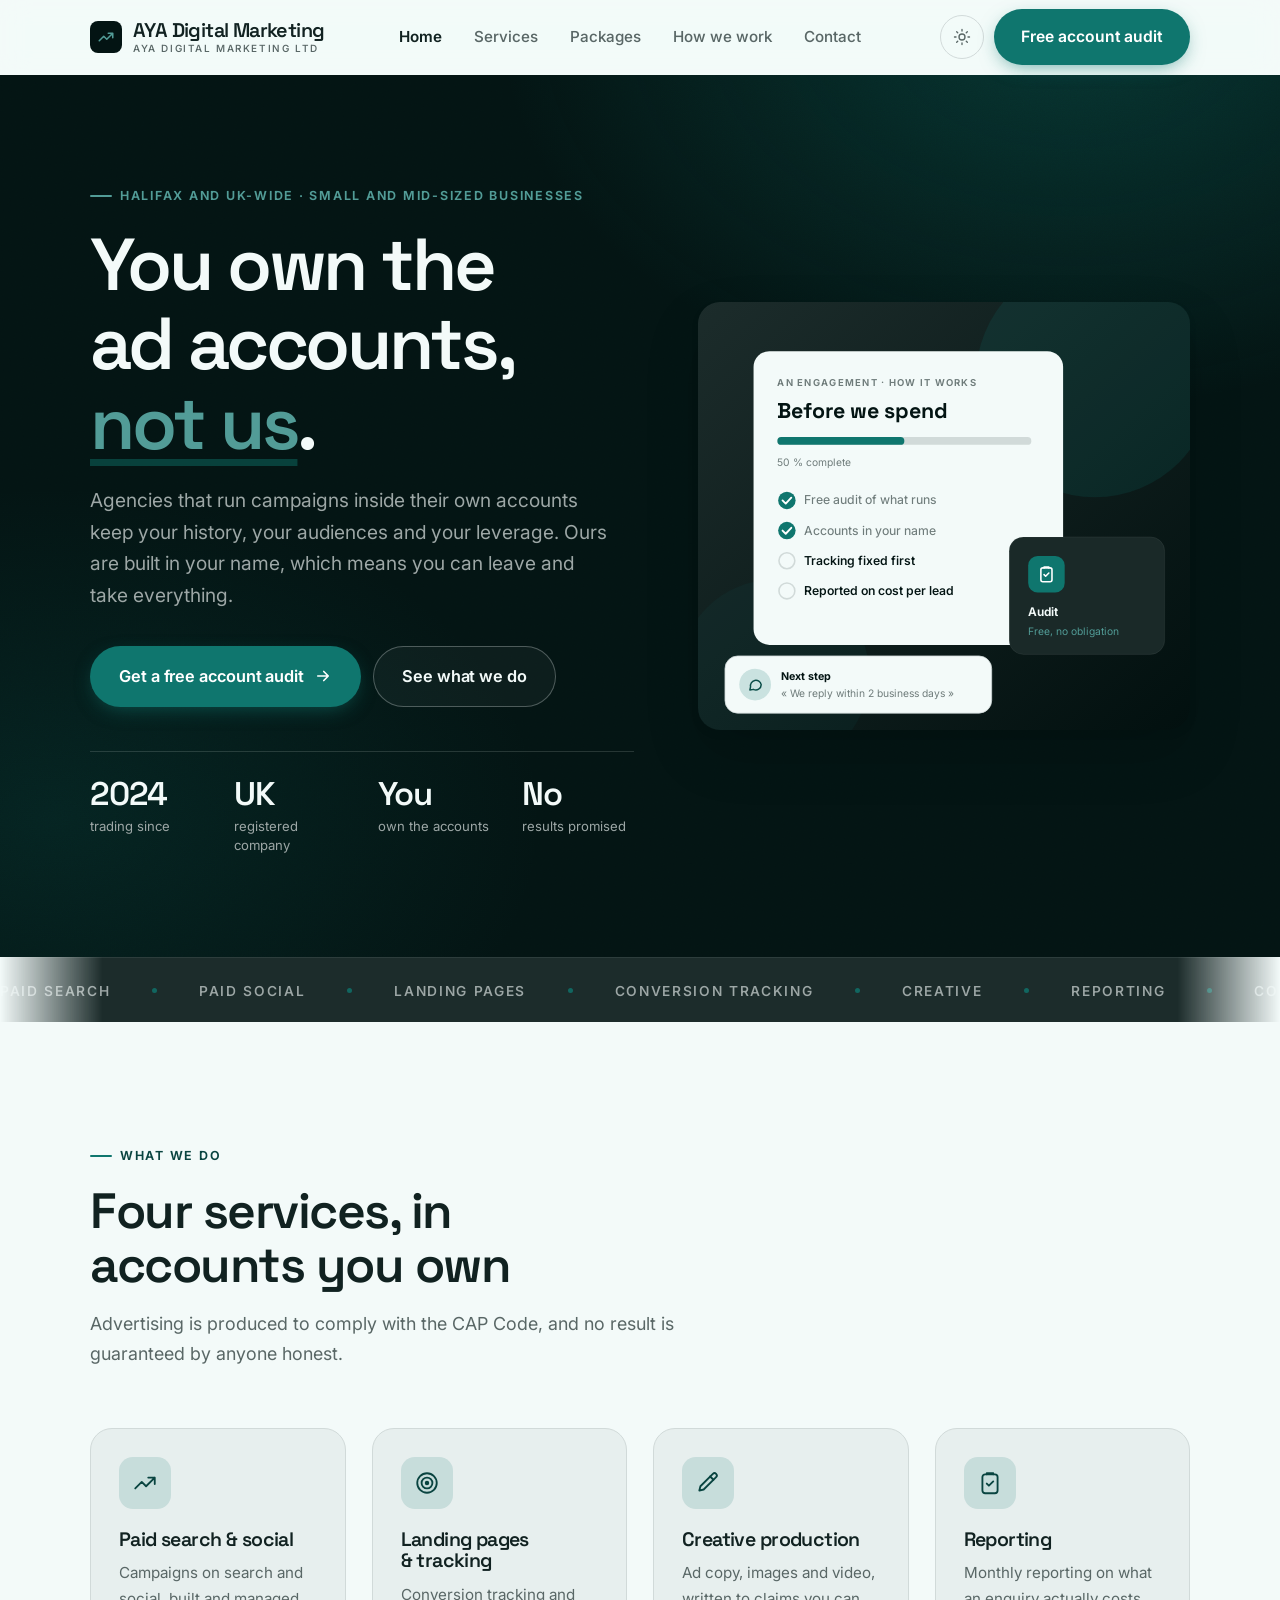
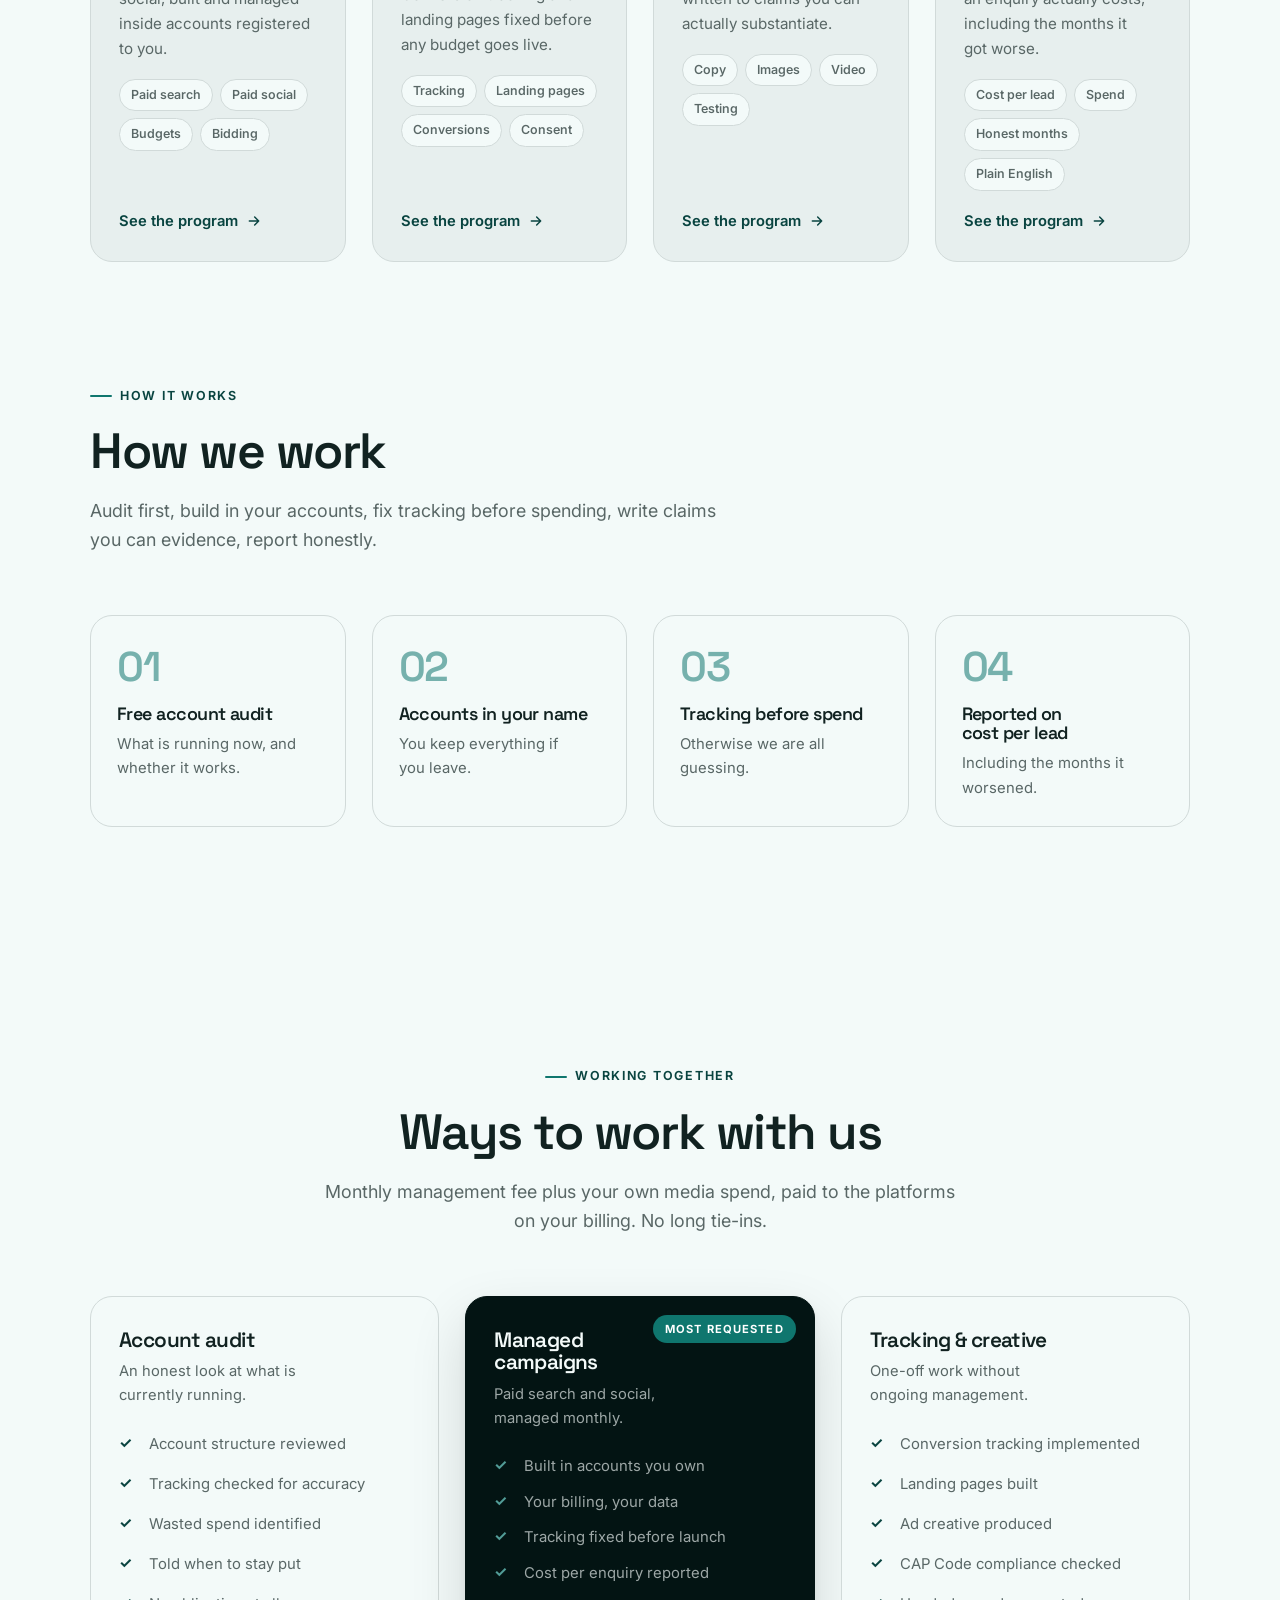
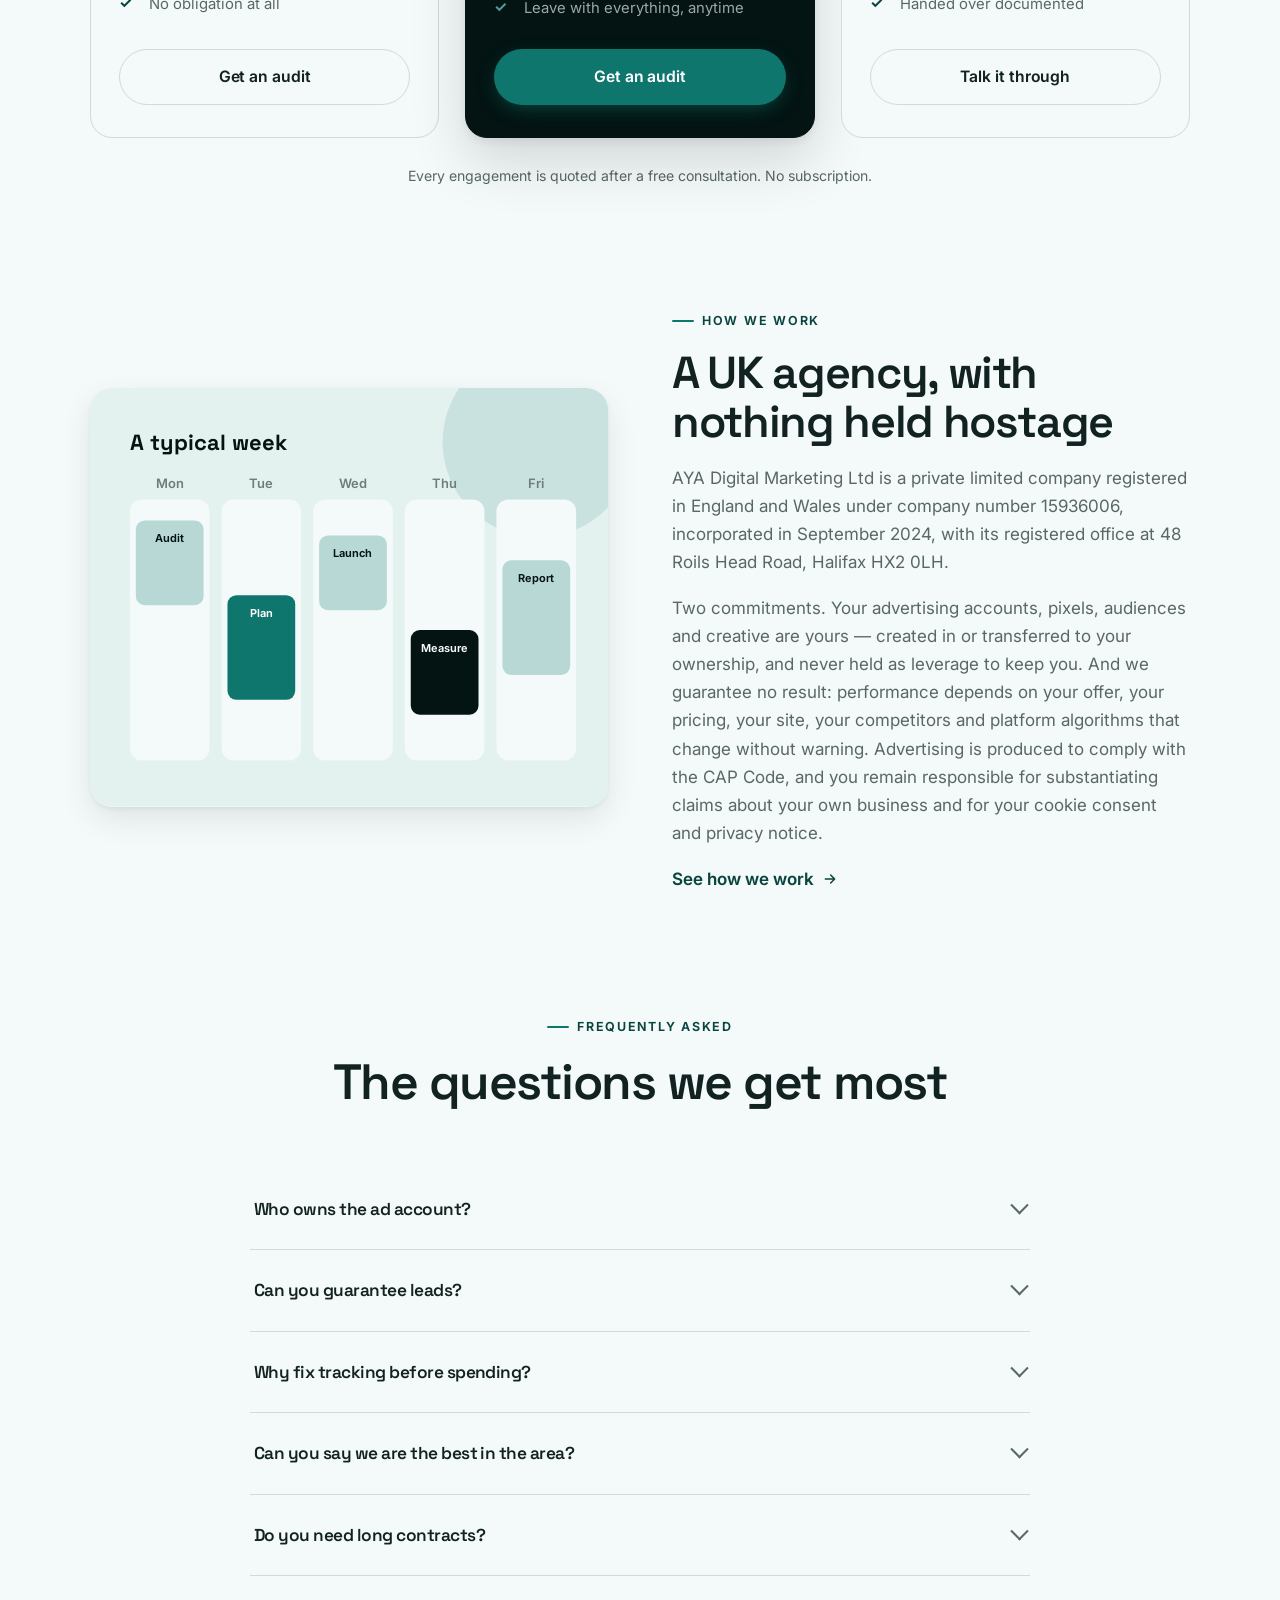
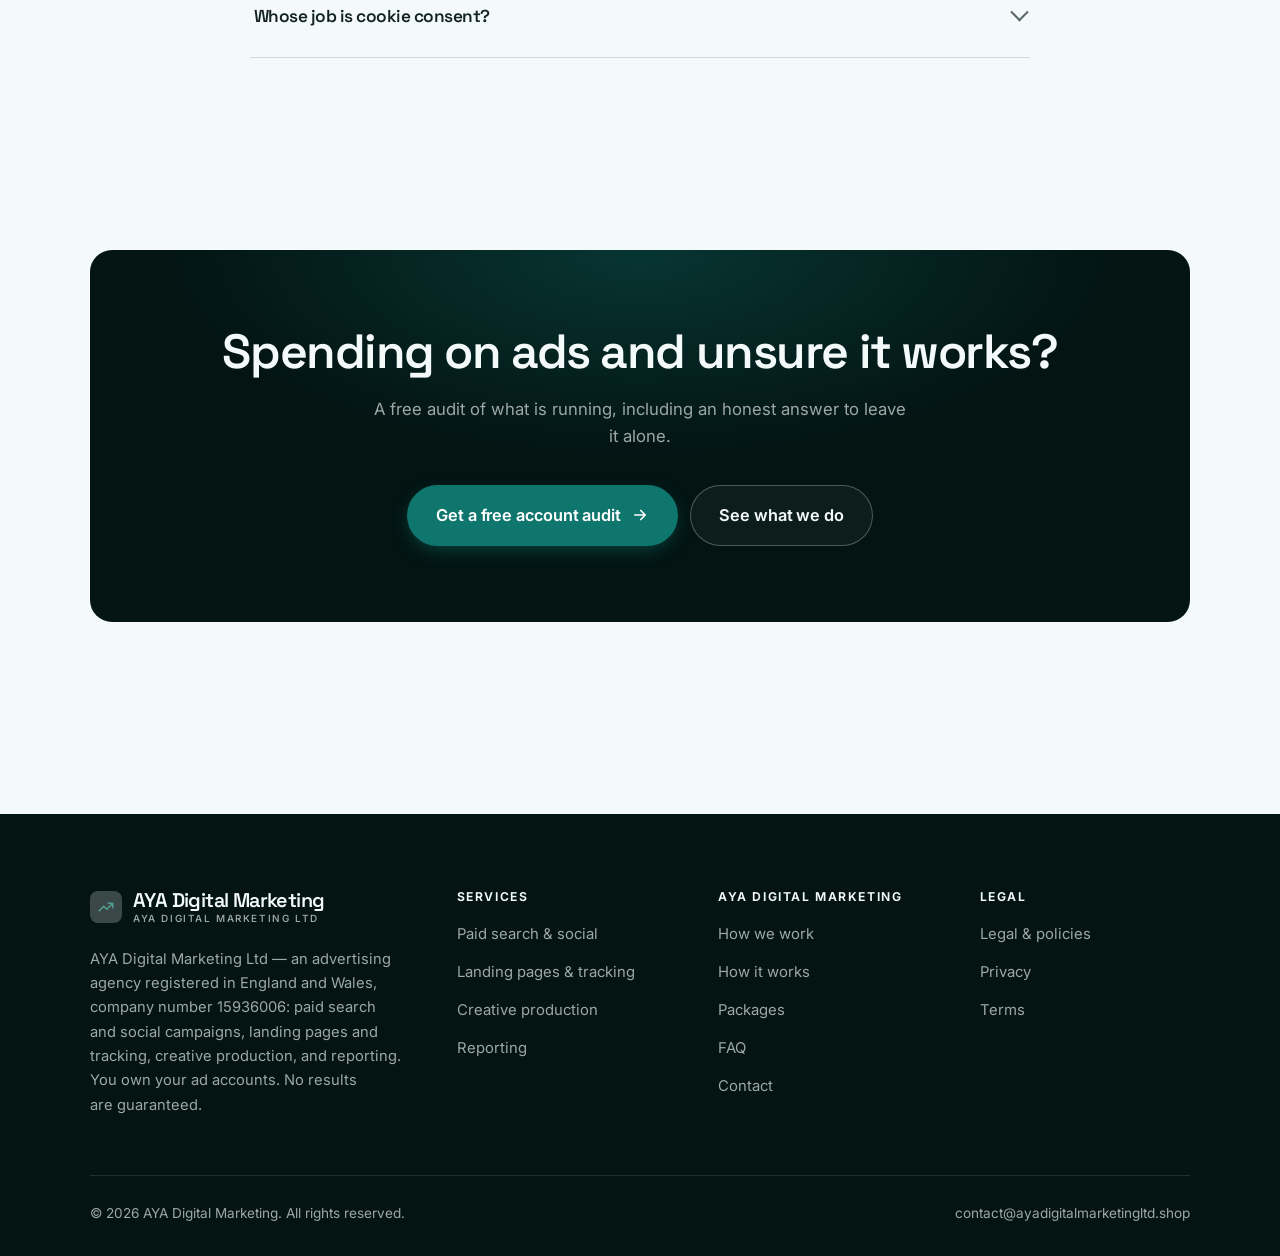
<file: index.html>
<!DOCTYPE html>
<html lang="en" class="no-js">
<head>
<meta charset="utf-8">
<meta name="viewport" content="width=device-width, initial-scale=1">
<title>AYA Digital Marketing Ltd — advertising agency</title>
<meta name="description" content="AYA Digital Marketing Ltd, a UK advertising agency: paid search and social campaigns, landing pages and tracking, creative production and reporting, with clients owning their own ad accounts.">
<link rel="canonical" href="https://ayadigitalmarketingltd.shop/">

<meta property="og:type" content="website">
<meta property="og:url" content="https://ayadigitalmarketingltd.shop/">
<meta property="og:site_name" content="AYA Digital Marketing">
<meta property="og:locale" content="en_US">
<meta property="og:title" content="AYA Digital Marketing Ltd — advertising agency">
<meta property="og:description" content="AYA Digital Marketing Ltd, a UK advertising agency: paid search and social campaigns, landing pages and tracking, creative production and reporting, with clients owning their own ad accounts.">
<meta name="theme-color" content="#031413">

<link rel="icon" href="assets/img/favicon.svg" type="image/svg+xml">
<link rel="preconnect" href="https://fonts.googleapis.com">
<link rel="preconnect" href="https://fonts.gstatic.com" crossorigin>
<link rel="stylesheet" href="https://fonts.googleapis.com/css2?family=Space+Grotesk:wght@400;500;600;700&family=Inter:wght@400..700&display=swap">
<link rel="stylesheet" href="assets/css/style.css">

<!-- Thème appliqué avant le premier rendu (évite le flash) -->
<script>
document.documentElement.classList.remove('no-js');
(function(){try{var t=localStorage.getItem('site-theme');if(t){document.documentElement.setAttribute('data-theme',t);}}catch(e){}})();
</script>
<script type="application/ld+json">
{
  "@context": "https://schema.org",
  "@type": "Organization",
  "name": "AYA Digital Marketing",
  "url": "https://ayadigitalmarketingltd.shop/",
  "email": "contact@ayadigitalmarketingltd.shop",
  "description": "AYA Digital Marketing Ltd, a UK advertising agency: paid search and social campaigns, landing pages and tracking, creative production and reporting, with clients owning their own ad accounts.",
  "areaServed": "US",
  "knowsLanguage": "en"
}
</script>
</head>

<body>
<a class="skip-link" href="#main">Skip to main content</a>

<header class="site-header">
  <nav class="wrap nav" aria-label="Main navigation">
    <a class="brand" href="index.html">
      <svg class="brand__mark" viewBox="0 0 64 64" aria-hidden="true">
        <rect class="bm-bg" width="64" height="64" rx="16"/>
        <g class="bm-ic" transform="translate(14 14) scale(1.5)" fill="none" stroke-width="2.1" stroke-linecap="round" stroke-linejoin="round"><path d="M3 17l6-6 4 4 8-8M15 7h6v6"/></g>
      </svg>
      <span>AYA Digital Marketing<span class="brand__sub">AYA Digital Marketing Ltd</span></span>
    </a>

    <ul class="nav__links" id="nav-links">
      <li><a href="index.html" aria-current="page">Home</a></li>
      <li><a href="programs.html">Services</a></li>
      <li><a href="index.html#pricing">Packages</a></li>
      <li><a href="about.html">How we work</a></li>
      <li><a href="contact.html">Contact</a></li>
      <li><a class="btn btn--primary" href="contact.html">Free account audit</a></li>
    </ul>

    <div class="nav__cta">
      <button class="theme-toggle" type="button" aria-label="Switch to dark theme">
        <svg class="icon-sun" viewBox="0 0 24 24" fill="none" stroke="currentColor" stroke-width="1.8" stroke-linecap="round" aria-hidden="true"><circle cx="12" cy="12" r="4"/><path d="M12 2v2m0 16v2M2 12h2m16 0h2M4.9 4.9l1.4 1.4m11.4 11.4 1.4 1.4M19.1 4.9l-1.4 1.4M6.3 17.7l-1.4 1.4"/></svg>
        <svg class="icon-moon" viewBox="0 0 24 24" fill="none" stroke="currentColor" stroke-width="1.8" stroke-linecap="round" stroke-linejoin="round" aria-hidden="true"><path d="M21 12.8A9 9 0 1 1 11.2 3a7 7 0 0 0 9.8 9.8z"/></svg>
      </button>
      <a class="btn btn--primary" href="contact.html">Free account audit</a>
      <button class="nav__toggle" type="button" aria-expanded="false" aria-controls="nav-links" aria-label="Open menu">
        <svg class="icon-open" viewBox="0 0 24 24" fill="none" stroke="currentColor" stroke-width="2" stroke-linecap="round" aria-hidden="true"><path d="M3 6h18M3 12h18M3 18h18"/></svg>
        <svg class="icon-close" viewBox="0 0 24 24" fill="none" stroke="currentColor" stroke-width="2" stroke-linecap="round" aria-hidden="true"><path d="M6 6l12 12M18 6L6 18"/></svg>
      </button>
    </div>
  </nav>
</header>

<main id="main">

<section class="hero">
  <div class="wrap hero__inner">
    <div>
      <span class="eyebrow hero__eyebrow">Halifax and UK-wide · Small and mid-sized businesses</span>
      <h1>You own the ad accounts,<br> <em>not us</em>.</h1>
      <p class="hero__lede">Agencies that run campaigns inside their own accounts keep your history, your audiences and your leverage. Ours are built in your name, which means you can leave and take everything.</p>

      <div class="hero__actions">
        <a class="btn btn--primary btn--lg" href="contact.html">Get a free account audit <svg viewBox="0 0 24 24" fill="none" stroke="currentColor" stroke-width="2.2" stroke-linecap="round" stroke-linejoin="round" aria-hidden="true"><path d="M5 12h14M13 6l6 6-6 6"/></svg></a>
        <a class="btn btn--on-dark btn--lg" href="programs.html">See what we do</a>
      </div>

      <ul class="hero__proof">
        <li><span class="stat__num">2024</span><span class="stat__label">trading since</span></li>
        <li><span class="stat__num">UK</span><span class="stat__label">registered company</span></li>
        <li><span class="stat__num">You</span><span class="stat__label">own the accounts</span></li>
        <li><span class="stat__num">No</span><span class="stat__label">results promised</span></li>
      </ul>
    </div>

    <div class="hero__art">
      <svg viewBox="0 0 620 540" role="img" aria-label="How an engagement with AYA Digital Marketing works, from free audit to reporting.">
        <defs>
          <linearGradient id="hbg" x1="0" y1="0" x2="1" y2="1">
            <stop offset="0" stop-color="#1c2c2b"/><stop offset="1" stop-color="#02100f"/>
          </linearGradient>
        </defs>
        <rect width="620" height="540" rx="22" fill="url(#hbg)"/>
        <circle cx="500" cy="96" r="150" fill="#0f766e" opacity=".16"/>
        <circle cx="96" cy="470" r="120" fill="#0f766e" opacity=".08"/>

        <g style="font-family: var(--font-body)">
          <!-- Carte programme -->
          <rect x="70" y="62" width="390" height="370" rx="20" fill="#f3faf9"/>
          <text x="100" y="106" font-size="12" font-weight="650" letter-spacing="1.6" fill="#6f7c7b">AN ENGAGEMENT · HOW IT WORKS</text>
          <text x="100" y="146" font-size="27" font-weight="700" fill="#031413" style="font-family: var(--font-display)">Before we spend</text>
          <rect x="100" y="170" width="320" height="10" rx="5" fill="#d1dad9"/>
          <rect x="100" y="170" width="160" height="10" rx="5" fill="#0f766e"/>
          <text x="100" y="206" font-size="13" fill="#6f7c7b">50 % complete</text>
          <circle cx="112" cy="250" r="11" fill="#0f766e"/><path d="M106.5 250l4 4 7-7.5" fill="none" stroke="#ffffff" stroke-width="2.4" stroke-linecap="round" stroke-linejoin="round"/><text x="134" y="255" font-size="15.5" fill="#6f7c7b" font-weight="450">Free audit of what runs</text>
          <circle cx="112" cy="288" r="11" fill="#0f766e"/><path d="M106.5 288l4 4 7-7.5" fill="none" stroke="#ffffff" stroke-width="2.4" stroke-linecap="round" stroke-linejoin="round"/><text x="134" y="293" font-size="15.5" fill="#6f7c7b" font-weight="450">Accounts in your name</text>
          <circle cx="112" cy="326" r="10" fill="none" stroke="#d1dad9" stroke-width="2"/><text x="134" y="331" font-size="15.5" fill="#031413" font-weight="560">Tracking fixed first</text>
          <circle cx="112" cy="364" r="10" fill="none" stroke="#d1dad9" stroke-width="2"/><text x="134" y="369" font-size="15.5" fill="#031413" font-weight="560">Reported on cost per lead</text>

          <!-- Carte séance -->
          <rect x="392" y="296" width="196" height="148" rx="18" fill="#1a2928" stroke="#ffffff" stroke-opacity=".08"/>
          <rect x="416" y="320" width="46" height="46" rx="12" fill="#0f766e"/>
          <g transform="translate(427 331)" fill="none" stroke="#ffffff" color="#ffffff" stroke-width="2" stroke-linecap="round" stroke-linejoin="round"><rect x="5" y="4" width="14" height="17.5" rx="2.5"/><path d="M9 4V3h6v1M9 12.5l2 2 4-4"/></g>
          <text x="416" y="396" font-size="15" font-weight="650" fill="#f3faf9">Audit</text>
          <text x="416" y="420" font-size="13" fill="#529c97">Free, no obligation</text>

          <!-- Retour du coach -->
          <rect x="34" y="446" width="336" height="72" rx="16" fill="#f3faf9" stroke="#d1dad9"/>
          <circle cx="72" cy="482" r="20" fill="#cae2e0"/>
          <g transform="translate(62 472) scale(.84)" fill="none" stroke="#0a4d48" stroke-width="2.2" stroke-linecap="round" stroke-linejoin="round"><path d="M21 12a8 8 0 0 1-11.6 7.1L4 20l1-4.6A8 8 0 1 1 21 12z"/></g>
          <text x="104" y="476" font-size="13.5" font-weight="700" fill="#031413">Next step</text>
          <text x="104" y="498" font-size="13" fill="#6f7c7b">« We reply within 2 business days »</text>
        </g>
      </svg>
    </div>
  </div>
</section>

<div class="marquee" aria-hidden="true">
  <div class="marquee__track"><span>Paid search</span><span>Paid social</span><span>Landing pages</span><span>Conversion tracking</span><span>Creative</span><span>Reporting</span><span>Cost per lead</span><span>Account ownership</span><span>CAP Code</span><span>No lock-in</span><span>Paid search</span><span>Paid social</span><span>Landing pages</span><span>Conversion tracking</span><span>Creative</span><span>Reporting</span><span>Cost per lead</span><span>Account ownership</span><span>CAP Code</span><span>No lock-in</span></div>
</div>

<section class="section wrap" id="programs">
  <div class="section-head reveal">
    <span class="eyebrow">What we do</span>
    <h2>Four services, in accounts you own</h2>
    <p>Advertising is produced to comply with the CAP Code, and no result is guaranteed by anyone honest.</p>
  </div>
  <div class="grid grid--4 reveal-group">
    <a class="card" href="programs.html#paid">
      <div class="card__icon"><svg viewBox="0 0 24 24" fill="none" stroke="currentColor" stroke-width="1.7" stroke-linecap="round" stroke-linejoin="round" aria-hidden="true"><path d="M3 17l6-6 4 4 8-8M15 7h6v6"/></svg></div>
      <h3>Paid search &amp; social</h3>
      <p>Campaigns on search and social, built and managed inside accounts registered to you.</p>
      <ul class="tags"><li>Paid search</li><li>Paid social</li><li>Budgets</li><li>Bidding</li></ul>
      <span class="arrow-link">See the program <svg viewBox="0 0 24 24" fill="none" stroke="currentColor" stroke-width="2.2" stroke-linecap="round" stroke-linejoin="round" aria-hidden="true"><path d="M5 12h14M13 6l6 6-6 6"/></svg></span>
    </a>
    <a class="card" href="programs.html#tracking">
      <div class="card__icon"><svg viewBox="0 0 24 24" fill="none" stroke="currentColor" stroke-width="1.7" stroke-linecap="round" stroke-linejoin="round" aria-hidden="true"><circle cx="12" cy="12" r="9"/><circle cx="12" cy="12" r="5"/><circle cx="12" cy="12" r="1.2" fill="currentColor"/></svg></div>
      <h3>Landing pages &amp; tracking</h3>
      <p>Conversion tracking and landing pages fixed before any budget goes live.</p>
      <ul class="tags"><li>Tracking</li><li>Landing pages</li><li>Conversions</li><li>Consent</li></ul>
      <span class="arrow-link">See the program <svg viewBox="0 0 24 24" fill="none" stroke="currentColor" stroke-width="2.2" stroke-linecap="round" stroke-linejoin="round" aria-hidden="true"><path d="M5 12h14M13 6l6 6-6 6"/></svg></span>
    </a>
    <a class="card" href="programs.html#creative">
      <div class="card__icon"><svg viewBox="0 0 24 24" fill="none" stroke="currentColor" stroke-width="1.7" stroke-linecap="round" stroke-linejoin="round" aria-hidden="true"><path d="M16.5 3.5a2.1 2.1 0 0 1 3 3L8 18l-4 1 1-4z"/><path d="M14 6l3 3"/></svg></div>
      <h3>Creative production</h3>
      <p>Ad copy, images and video, written to claims you can actually substantiate.</p>
      <ul class="tags"><li>Copy</li><li>Images</li><li>Video</li><li>Testing</li></ul>
      <span class="arrow-link">See the program <svg viewBox="0 0 24 24" fill="none" stroke="currentColor" stroke-width="2.2" stroke-linecap="round" stroke-linejoin="round" aria-hidden="true"><path d="M5 12h14M13 6l6 6-6 6"/></svg></span>
    </a>
    <a class="card" href="programs.html#reporting">
      <div class="card__icon"><svg viewBox="0 0 24 24" fill="none" stroke="currentColor" stroke-width="1.7" stroke-linecap="round" stroke-linejoin="round" aria-hidden="true"><rect x="5" y="4" width="14" height="17.5" rx="2.5"/><path d="M9 4V3h6v1M9 12.5l2 2 4-4"/></svg></div>
      <h3>Reporting</h3>
      <p>Monthly reporting on what an enquiry actually costs, including the months it got worse.</p>
      <ul class="tags"><li>Cost per lead</li><li>Spend</li><li>Honest months</li><li>Plain English</li></ul>
      <span class="arrow-link">See the program <svg viewBox="0 0 24 24" fill="none" stroke="currentColor" stroke-width="2.2" stroke-linecap="round" stroke-linejoin="round" aria-hidden="true"><path d="M5 12h14M13 6l6 6-6 6"/></svg></span>
    </a>
  </div>
</section>

<section class="section section--flush wrap" id="how-it-works">
  <div class="section-head reveal">
    <span class="eyebrow">How it works</span>
    <h2>How we work</h2>
    <p>Audit first, build in your accounts, fix tracking before spending, write claims you can evidence, report honestly.</p>
  </div>
  <div class="grid grid--4 steps reveal-group">
    <article class="step">
      <h3>Free account audit</h3>
      <p>What is running now, and whether it works.</p>
    </article>
    <article class="step">
      <h3>Accounts in your name</h3>
      <p>You keep everything if you leave.</p>
    </article>
    <article class="step">
      <h3>Tracking before spend</h3>
      <p>Otherwise we are all guessing.</p>
    </article>
    <article class="step">
      <h3>Reported on cost per lead</h3>
      <p>Including the months it worsened.</p>
    </article>
  </div>
</section>

<section class="section wrap" id="pricing">
  <div class="section-head section-head--center reveal">
    <span class="eyebrow">Working together</span>
    <h2>Ways to work with us</h2>
    <p>Monthly management fee plus your own media spend, paid to the platforms on your billing. No long tie-ins.</p>
  </div>
  <div class="grid grid--3 plans reveal-group">
    <article class="plan">
      
      <h3>Account audit</h3>
      <p class="plan__desc">An honest look at what is currently running.</p>
      
      <ul class="plan__features">
        <li>Account structure reviewed</li>
        <li>Tracking checked for accuracy</li>
        <li>Wasted spend identified</li>
        <li>Told when to stay put</li>
        <li>No obligation at all</li>
      </ul>
      <a class="btn btn--ghost btn--block" href="contact.html">Get an audit</a>
    </article>
    <article class="plan plan--featured">
      <span class="plan__tag">Most requested</span>
      <h3>Managed campaigns</h3>
      <p class="plan__desc">Paid search and social, managed monthly.</p>
      
      <ul class="plan__features">
        <li>Built in accounts you own</li>
        <li>Your billing, your data</li>
        <li>Tracking fixed before launch</li>
        <li>Cost per enquiry reported</li>
        <li>Leave with everything, anytime</li>
      </ul>
      <a class="btn btn--primary btn--block" href="contact.html">Get an audit</a>
    </article>
    <article class="plan">
      
      <h3>Tracking &amp; creative</h3>
      <p class="plan__desc">One-off work without ongoing management.</p>
      
      <ul class="plan__features">
        <li>Conversion tracking implemented</li>
        <li>Landing pages built</li>
        <li>Ad creative produced</li>
        <li>CAP Code compliance checked</li>
        <li>Handed over documented</li>
      </ul>
      <a class="btn btn--ghost btn--block" href="contact.html">Talk it through</a>
    </article>
  </div>
  <p class="plans-note">Every engagement is quoted after a free consultation. No subscription.</p>
</section>

<section class="section section--flush wrap">
  <div class="split reveal">
    <div class="split__art">
      <svg viewBox="0 0 520 420" role="img" aria-label="Example of a typical week: Audit, Plan, Launch, Measure, Report.">
        <rect width="520" height="420" rx="20" fill="#e3f1ef"/>
        <circle cx="450" cy="54" r="96" fill="#0f766e" opacity=".12"/>
        <g style="font-family: var(--font-body)">
        <text x="40" y="62" font-size="22" font-weight="700" fill="#031413" style="font-family: var(--font-display)">A typical week</text>
        <text x="80" y="100" text-anchor="middle" font-size="13" font-weight="600" fill="#6f7c7b">Mon</text>
        <rect x="40" y="112" width="80" height="262" rx="12" fill="#f3faf9"/>
        <rect x="46" y="133" width="68" height="85" rx="9" fill="#b8d8d5"/>
        <text x="80" y="155" text-anchor="middle" font-size="11" font-weight="650" fill="#031413">Audit</text>
        <text x="172" y="100" text-anchor="middle" font-size="13" font-weight="600" fill="#6f7c7b">Tue</text>
        <rect x="132" y="112" width="80" height="262" rx="12" fill="#f3faf9"/>
        <rect x="138" y="208" width="68" height="105" rx="9" fill="#0f766e"/>
        <text x="172" y="230" text-anchor="middle" font-size="11" font-weight="650" fill="#ffffff">Plan</text>
        <text x="264" y="100" text-anchor="middle" font-size="13" font-weight="600" fill="#6f7c7b">Wed</text>
        <rect x="224" y="112" width="80" height="262" rx="12" fill="#f3faf9"/>
        <rect x="230" y="148" width="68" height="75" rx="9" fill="#b8d8d5"/>
        <text x="264" y="170" text-anchor="middle" font-size="11" font-weight="650" fill="#031413">Launch</text>
        <text x="356" y="100" text-anchor="middle" font-size="13" font-weight="600" fill="#6f7c7b">Thu</text>
        <rect x="316" y="112" width="80" height="262" rx="12" fill="#f3faf9"/>
        <rect x="322" y="243" width="68" height="85" rx="9" fill="#031413"/>
        <text x="356" y="265" text-anchor="middle" font-size="11" font-weight="650" fill="#f3faf9">Measure</text>
        <text x="448" y="100" text-anchor="middle" font-size="13" font-weight="600" fill="#6f7c7b">Fri</text>
        <rect x="408" y="112" width="80" height="262" rx="12" fill="#f3faf9"/>
        <rect x="414" y="173" width="68" height="115" rx="9" fill="#b8d8d5"/>
        <text x="448" y="195" text-anchor="middle" font-size="11" font-weight="650" fill="#031413">Report</text>
        </g>
      </svg>
    </div>
    <div>
      <span class="eyebrow">How we work</span>
      <h2>A UK agency, with nothing held hostage</h2>
      <p>AYA Digital Marketing Ltd is a private limited company registered in England and Wales under company number 15936006, incorporated in September 2024, with its registered office at 48 Roils Head Road, Halifax HX2 0LH.</p>
      <p>Two commitments. Your advertising accounts, pixels, audiences and creative are yours — created in or transferred to your ownership, and never held as leverage to keep you. And we guarantee no result: performance depends on your offer, your pricing, your site, your competitors and platform algorithms that change without warning. Advertising is produced to comply with the CAP Code, and you remain responsible for substantiating claims about your own business and for your cookie consent and privacy notice.</p>
      <p><a class="arrow-link" href="about.html">See how we work <svg viewBox="0 0 24 24" fill="none" stroke="currentColor" stroke-width="2.2" stroke-linecap="round" stroke-linejoin="round" aria-hidden="true"><path d="M5 12h14M13 6l6 6-6 6"/></svg></a></p>
    </div>
  </div>
</section>

<section class="section section--flush wrap" id="faq">
  <div class="section-head section-head--center reveal">
    <span class="eyebrow">Frequently asked</span>
    <h2>The questions we get most</h2>
  </div>
  <div class="faq reveal">
    <details>
      <summary>Who owns the ad account?</summary>
      <p>You do. It is created in your name with your billing, and if you leave you keep the conversion history and audiences. Ask any agency this before signing — the answer tells you a great deal.</p>
    </details>
    <details>
      <summary>Can you guarantee leads?</summary>
      <p>No, and nobody honest can. Results depend on your offer, your pricing, your website, your competition and platform changes outside anyone's control. We will tell you what is realistic and then report what actually happened.</p>
    </details>
    <details>
      <summary>Why fix tracking before spending?</summary>
      <p>Because without it you are buying clicks and guessing at results. Fixing measurement first sometimes reveals that previously reported successes were counting the wrong action entirely.</p>
    </details>
    <details>
      <summary>Can you say we are the best in the area?</summary>
      <p>Only if you can evidence it. The CAP Code requires documentary proof for objective claims, and a complaint lands on you as the advertiser. We will write something strong that you can actually stand behind.</p>
    </details>
    <details>
      <summary>Do you need long contracts?</summary>
      <p>No. Monthly, and you can leave with your accounts and data intact. An agency needing a twelve-month tie-in is protecting itself from its own results.</p>
    </details>
    <details>
      <summary>Whose job is cookie consent?</summary>
      <p>Yours — you are the data controller. We will tell you what tracking requires and what your consent mechanism and privacy notice need to cover, but the obligation stays with you.</p>
    </details>
  </div>
</section>

<section class="wrap section--tight">
  <div class="cta-band reveal">
    <h2>Spending on ads and unsure it works?</h2>
    <p>A free audit of what is running, including an honest answer to leave it alone.</p>
    <div class="hero__actions">
      <a class="btn btn--primary btn--lg" href="contact.html">Get a free account audit <svg viewBox="0 0 24 24" fill="none" stroke="currentColor" stroke-width="2.2" stroke-linecap="round" stroke-linejoin="round" aria-hidden="true"><path d="M5 12h14M13 6l6 6-6 6"/></svg></a>
      <a class="btn btn--on-dark btn--lg" href="programs.html">See what we do</a>
    </div>
  </div>
</section>

</main>

<footer class="site-footer">
  <div class="wrap">
    <div class="footer__grid">
      <div class="footer__brand">
        <a class="brand" href="index.html">
          <svg class="brand__mark" viewBox="0 0 64 64" aria-hidden="true">
        <rect class="bm-bg" width="64" height="64" rx="16"/>
        <g class="bm-ic" transform="translate(14 14) scale(1.5)" fill="none" stroke-width="2.1" stroke-linecap="round" stroke-linejoin="round"><path d="M3 17l6-6 4 4 8-8M15 7h6v6"/></g>
      </svg>
          <span>AYA Digital Marketing<span class="brand__sub">AYA Digital Marketing Ltd</span></span>
        </a>
        <p>AYA Digital Marketing Ltd — an advertising agency registered in England and Wales, company number 15936006: paid search and social campaigns, landing pages and tracking, creative production, and reporting. You own your ad accounts. No results are guaranteed.</p>
      </div>

      <div class="footer__col">
        <h4>Services</h4>
        <ul>
          <li><a href="programs.html#paid">Paid search &amp; social</a></li>
          <li><a href="programs.html#tracking">Landing pages &amp; tracking</a></li>
          <li><a href="programs.html#creative">Creative production</a></li>
          <li><a href="programs.html#reporting">Reporting</a></li>
        </ul>
      </div>

      <div class="footer__col">
        <h4>AYA Digital Marketing</h4>
        <ul>
          <li><a href="about.html">How we work</a></li>
          <li><a href="index.html#how-it-works">How it works</a></li>
          <li><a href="index.html#pricing">Packages</a></li>
          <li><a href="index.html#faq">FAQ</a></li>
          <li><a href="contact.html">Contact</a></li>
        </ul>
      </div>

      <div class="footer__col">
        <h4>Legal</h4>
        <ul>
          <li><a href="legal.html">Legal &amp; policies</a></li>
          <li><a href="legal.html#privacy">Privacy</a></li>
          <li><a href="legal.html#terms">Terms</a></li>
        </ul>
      </div>
    </div>

    <div class="footer__bottom">
      <p>© <span data-year>2026</span> AYA Digital Marketing. All rights reserved.</p>
      <p><a href="mailto:contact@ayadigitalmarketingltd.shop">contact@ayadigitalmarketingltd.shop</a></p>
    </div>
  </div>
</footer>

<script src="assets/js/main.js" defer></script>
</body>
</html>
</file>
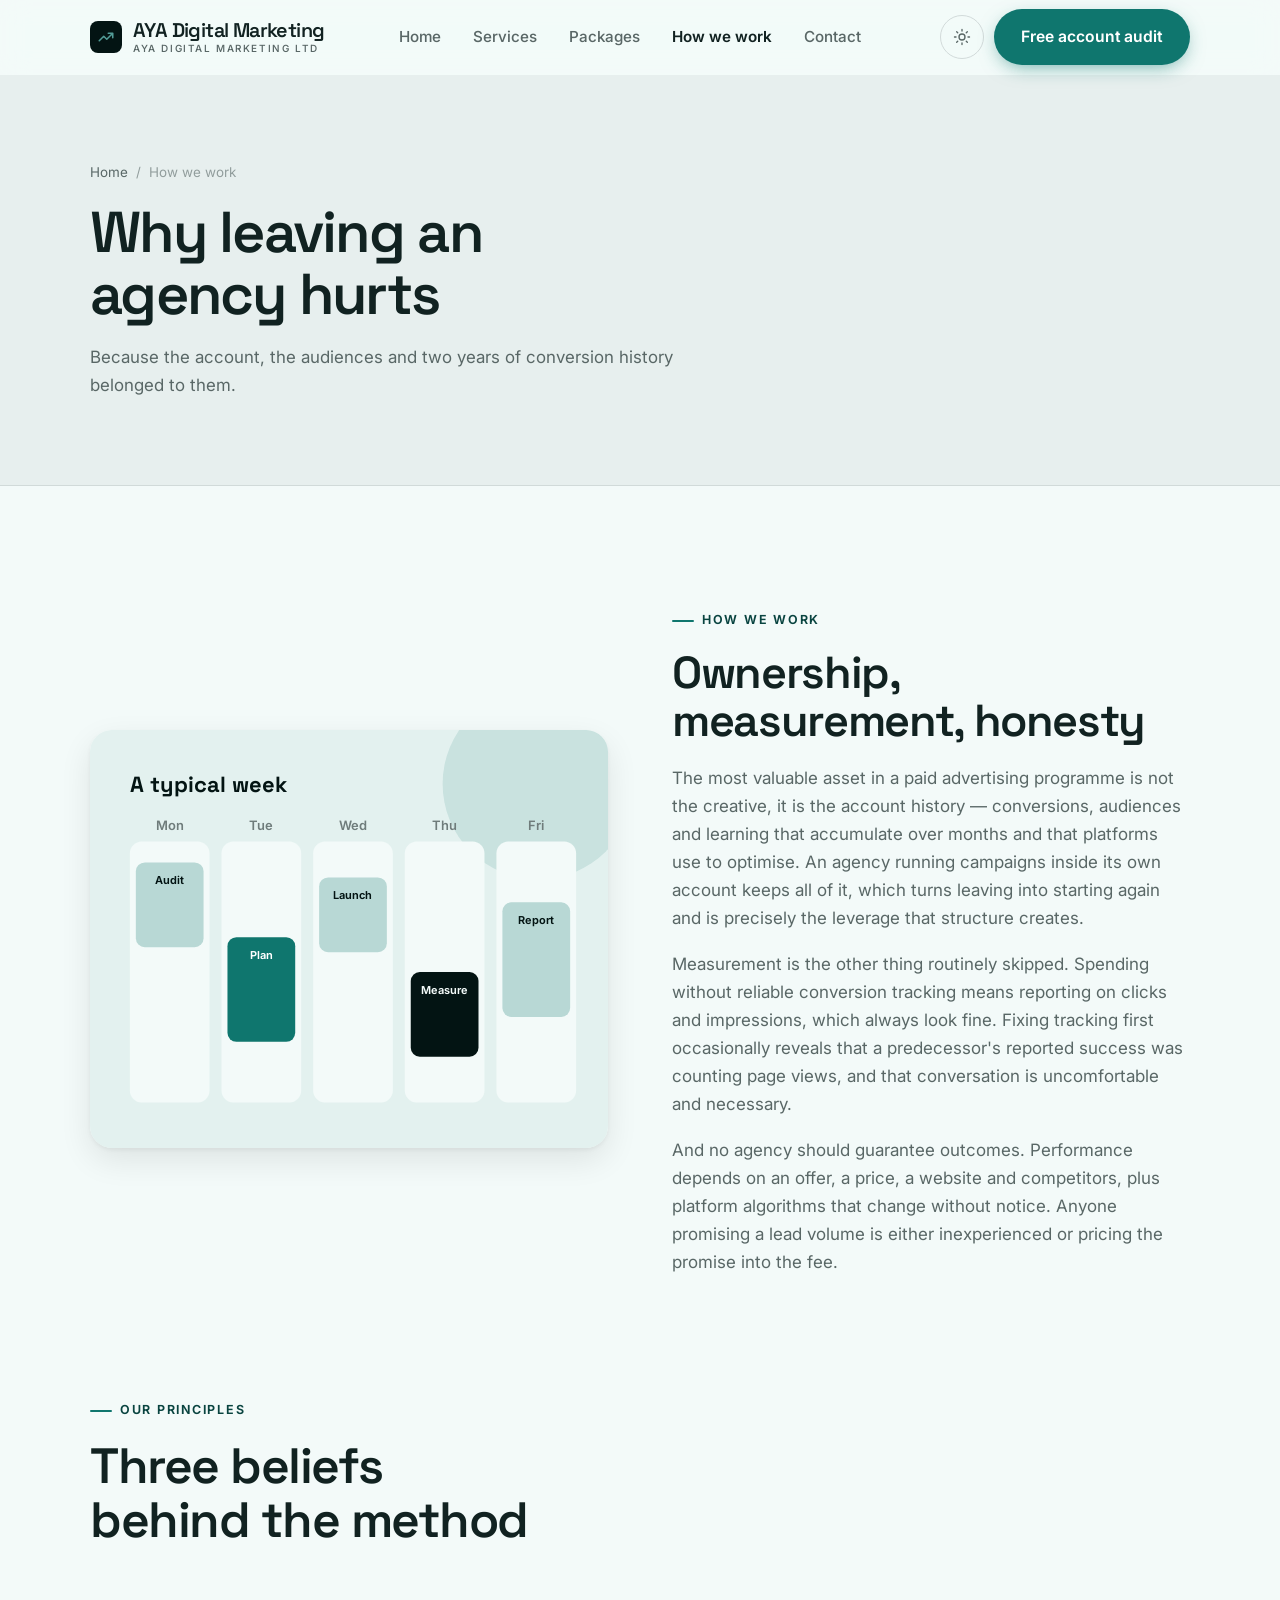
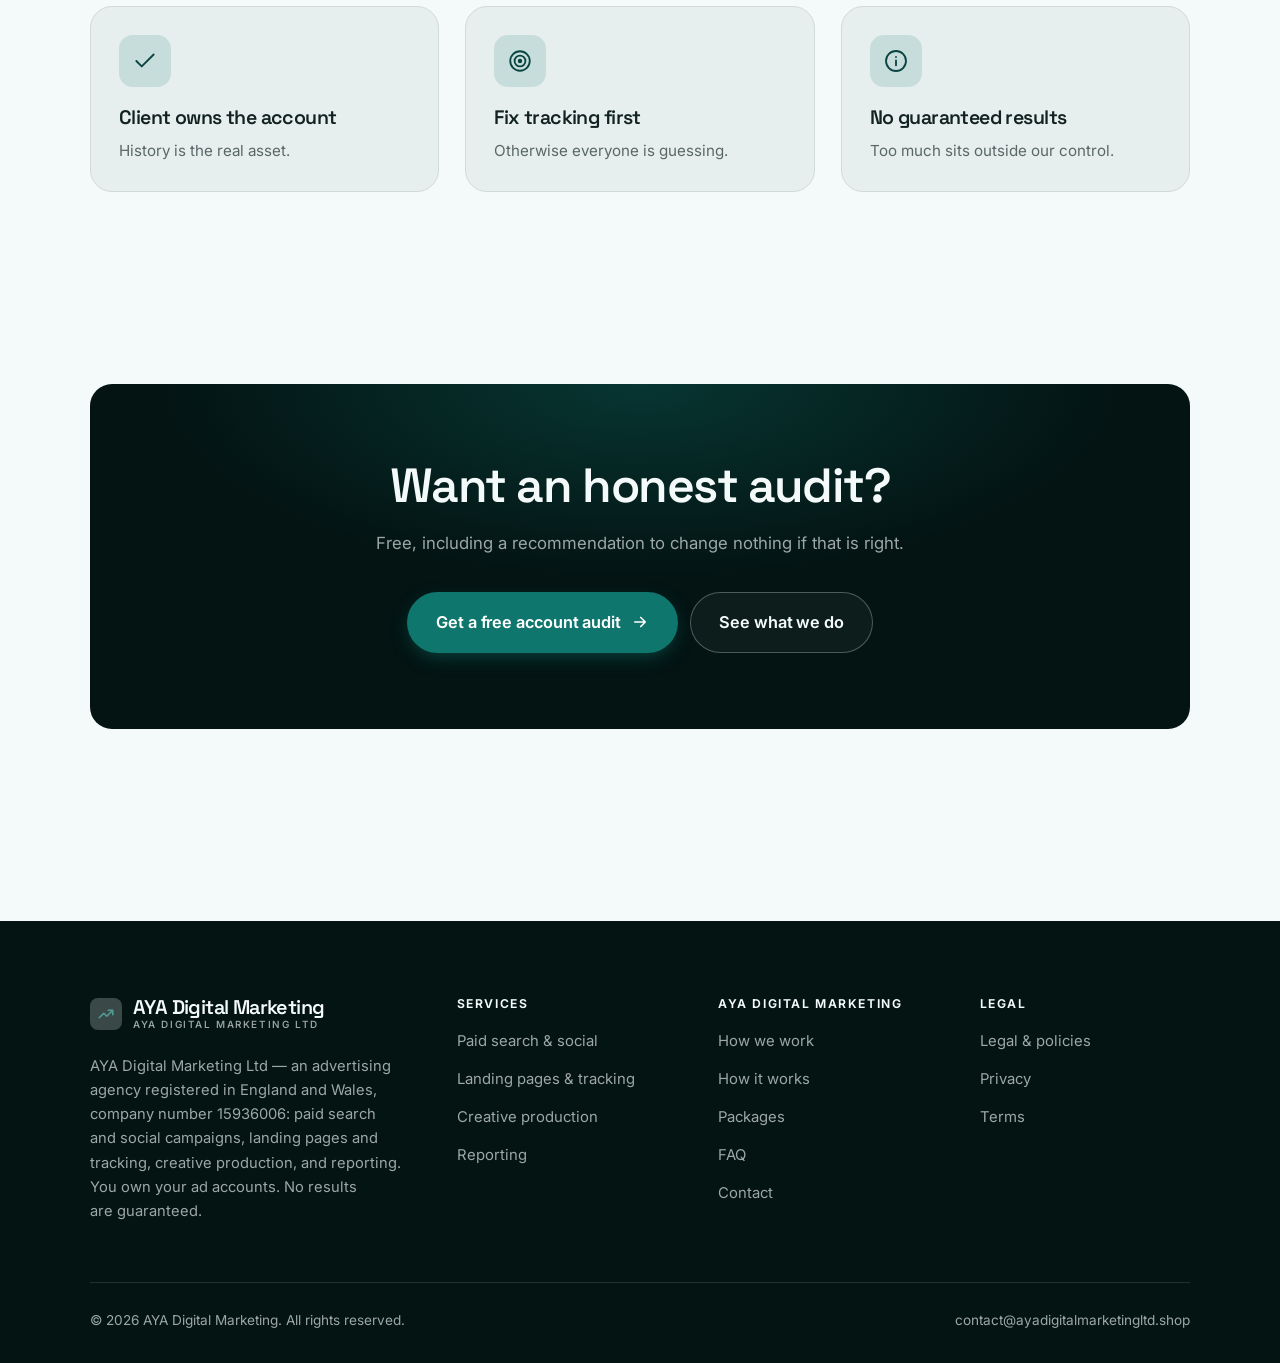
<file: about.html>
<!DOCTYPE html>
<html lang="en" class="no-js">
<head>
<meta charset="utf-8">
<meta name="viewport" content="width=device-width, initial-scale=1">
<title>How we work — AYA Digital Marketing</title>
<meta name="description" content="About AYA Digital Marketing Ltd, a UK advertising agency, company number 15936006.">
<link rel="canonical" href="https://ayadigitalmarketingltd.shop/about.html">

<meta property="og:type" content="website">
<meta property="og:url" content="https://ayadigitalmarketingltd.shop/about.html">
<meta property="og:site_name" content="AYA Digital Marketing">
<meta property="og:locale" content="en_US">
<meta property="og:title" content="How we work — AYA Digital Marketing">
<meta property="og:description" content="About AYA Digital Marketing Ltd, a UK advertising agency, company number 15936006.">
<meta name="theme-color" content="#031413">

<link rel="icon" href="assets/img/favicon.svg" type="image/svg+xml">
<link rel="preconnect" href="https://fonts.googleapis.com">
<link rel="preconnect" href="https://fonts.gstatic.com" crossorigin>
<link rel="stylesheet" href="https://fonts.googleapis.com/css2?family=Space+Grotesk:wght@400;500;600;700&family=Inter:wght@400..700&display=swap">
<link rel="stylesheet" href="assets/css/style.css">

<!-- Thème appliqué avant le premier rendu (évite le flash) -->
<script>
document.documentElement.classList.remove('no-js');
(function(){try{var t=localStorage.getItem('site-theme');if(t){document.documentElement.setAttribute('data-theme',t);}}catch(e){}})();
</script>
</head>

<body>
<a class="skip-link" href="#main">Skip to main content</a>

<header class="site-header">
  <nav class="wrap nav" aria-label="Main navigation">
    <a class="brand" href="index.html">
      <svg class="brand__mark" viewBox="0 0 64 64" aria-hidden="true">
        <rect class="bm-bg" width="64" height="64" rx="16"/>
        <g class="bm-ic" transform="translate(14 14) scale(1.5)" fill="none" stroke-width="2.1" stroke-linecap="round" stroke-linejoin="round"><path d="M3 17l6-6 4 4 8-8M15 7h6v6"/></g>
      </svg>
      <span>AYA Digital Marketing<span class="brand__sub">AYA Digital Marketing Ltd</span></span>
    </a>

    <ul class="nav__links" id="nav-links">
      <li><a href="index.html">Home</a></li>
      <li><a href="programs.html">Services</a></li>
      <li><a href="index.html#pricing">Packages</a></li>
      <li><a href="about.html" aria-current="page">How we work</a></li>
      <li><a href="contact.html">Contact</a></li>
      <li><a class="btn btn--primary" href="contact.html">Free account audit</a></li>
    </ul>

    <div class="nav__cta">
      <button class="theme-toggle" type="button" aria-label="Switch to dark theme">
        <svg class="icon-sun" viewBox="0 0 24 24" fill="none" stroke="currentColor" stroke-width="1.8" stroke-linecap="round" aria-hidden="true"><circle cx="12" cy="12" r="4"/><path d="M12 2v2m0 16v2M2 12h2m16 0h2M4.9 4.9l1.4 1.4m11.4 11.4 1.4 1.4M19.1 4.9l-1.4 1.4M6.3 17.7l-1.4 1.4"/></svg>
        <svg class="icon-moon" viewBox="0 0 24 24" fill="none" stroke="currentColor" stroke-width="1.8" stroke-linecap="round" stroke-linejoin="round" aria-hidden="true"><path d="M21 12.8A9 9 0 1 1 11.2 3a7 7 0 0 0 9.8 9.8z"/></svg>
      </button>
      <a class="btn btn--primary" href="contact.html">Free account audit</a>
      <button class="nav__toggle" type="button" aria-expanded="false" aria-controls="nav-links" aria-label="Open menu">
        <svg class="icon-open" viewBox="0 0 24 24" fill="none" stroke="currentColor" stroke-width="2" stroke-linecap="round" aria-hidden="true"><path d="M3 6h18M3 12h18M3 18h18"/></svg>
        <svg class="icon-close" viewBox="0 0 24 24" fill="none" stroke="currentColor" stroke-width="2" stroke-linecap="round" aria-hidden="true"><path d="M6 6l12 12M18 6L6 18"/></svg>
      </button>
    </div>
  </nav>
</header>

<main id="main">

<section class="page-head">
  <div class="wrap">
    <nav class="breadcrumb" aria-label="Breadcrumb">
      <a href="index.html">Home</a><span>/</span><span aria-current="page">How we work</span>
    </nav>
    <h1>Why leaving an agency hurts</h1>
    <p>Because the account, the audiences and two years of conversion history belonged to them.</p>
  </div>
</section>

<section class="section wrap">
  <div class="split reveal">
    <div class="split__art">
      <svg viewBox="0 0 520 420" role="img" aria-label="Example of a typical week: Audit, Plan, Launch, Measure, Report.">
        <rect width="520" height="420" rx="20" fill="#e3f1ef"/>
        <circle cx="450" cy="54" r="96" fill="#0f766e" opacity=".12"/>
        <g style="font-family: var(--font-body)">
        <text x="40" y="62" font-size="22" font-weight="700" fill="#031413" style="font-family: var(--font-display)">A typical week</text>
        <text x="80" y="100" text-anchor="middle" font-size="13" font-weight="600" fill="#6f7c7b">Mon</text>
        <rect x="40" y="112" width="80" height="262" rx="12" fill="#f3faf9"/>
        <rect x="46" y="133" width="68" height="85" rx="9" fill="#b8d8d5"/>
        <text x="80" y="155" text-anchor="middle" font-size="11" font-weight="650" fill="#031413">Audit</text>
        <text x="172" y="100" text-anchor="middle" font-size="13" font-weight="600" fill="#6f7c7b">Tue</text>
        <rect x="132" y="112" width="80" height="262" rx="12" fill="#f3faf9"/>
        <rect x="138" y="208" width="68" height="105" rx="9" fill="#0f766e"/>
        <text x="172" y="230" text-anchor="middle" font-size="11" font-weight="650" fill="#ffffff">Plan</text>
        <text x="264" y="100" text-anchor="middle" font-size="13" font-weight="600" fill="#6f7c7b">Wed</text>
        <rect x="224" y="112" width="80" height="262" rx="12" fill="#f3faf9"/>
        <rect x="230" y="148" width="68" height="75" rx="9" fill="#b8d8d5"/>
        <text x="264" y="170" text-anchor="middle" font-size="11" font-weight="650" fill="#031413">Launch</text>
        <text x="356" y="100" text-anchor="middle" font-size="13" font-weight="600" fill="#6f7c7b">Thu</text>
        <rect x="316" y="112" width="80" height="262" rx="12" fill="#f3faf9"/>
        <rect x="322" y="243" width="68" height="85" rx="9" fill="#031413"/>
        <text x="356" y="265" text-anchor="middle" font-size="11" font-weight="650" fill="#f3faf9">Measure</text>
        <text x="448" y="100" text-anchor="middle" font-size="13" font-weight="600" fill="#6f7c7b">Fri</text>
        <rect x="408" y="112" width="80" height="262" rx="12" fill="#f3faf9"/>
        <rect x="414" y="173" width="68" height="115" rx="9" fill="#b8d8d5"/>
        <text x="448" y="195" text-anchor="middle" font-size="11" font-weight="650" fill="#031413">Report</text>
        </g>
      </svg>
    </div>
    <div>
      <span class="eyebrow">How we work</span>
      <h2>Ownership, measurement, honesty</h2>
      <p>The most valuable asset in a paid advertising programme is not the creative, it is the account history — conversions, audiences and learning that accumulate over months and that platforms use to optimise. An agency running campaigns inside its own account keeps all of it, which turns leaving into starting again and is precisely the leverage that structure creates.</p>
      <p>Measurement is the other thing routinely skipped. Spending without reliable conversion tracking means reporting on clicks and impressions, which always look fine. Fixing tracking first occasionally reveals that a predecessor's reported success was counting page views, and that conversation is uncomfortable and necessary.</p>
      <p>And no agency should guarantee outcomes. Performance depends on an offer, a price, a website and competitors, plus platform algorithms that change without notice. Anyone promising a lead volume is either inexperienced or pricing the promise into the fee.</p>
      <!--
        TO DO: add a short introduction of the coach (name, real background),
        with a photo if possible. Do not invent credentials — see README.md.
      -->
    </div>
  </div>
</section>

<section class="section section--flush wrap">
  <div class="section-head reveal">
    <span class="eyebrow">Our principles</span>
    <h2>Three beliefs behind the method</h2>
  </div>
  <div class="grid grid--3 reveal-group">
    <article class="card">
      <div class="card__icon"><svg viewBox="0 0 24 24" fill="none" stroke="currentColor" stroke-width="1.7" stroke-linecap="round" stroke-linejoin="round" aria-hidden="true"><path d="M20 6 9 17l-5-5"/></svg></div>
      <h3>Client owns the account</h3>
      <p>History is the real asset.</p>
    </article>
    <article class="card">
      <div class="card__icon"><svg viewBox="0 0 24 24" fill="none" stroke="currentColor" stroke-width="1.7" stroke-linecap="round" stroke-linejoin="round" aria-hidden="true"><circle cx="12" cy="12" r="9"/><circle cx="12" cy="12" r="5"/><circle cx="12" cy="12" r="1.2" fill="currentColor"/></svg></div>
      <h3>Fix tracking first</h3>
      <p>Otherwise everyone is guessing.</p>
    </article>
    <article class="card">
      <div class="card__icon"><svg viewBox="0 0 24 24" fill="none" stroke="currentColor" stroke-width="1.7" stroke-linecap="round" stroke-linejoin="round" aria-hidden="true"><circle cx="12" cy="12" r="9.2"/><path d="M12 16v-4.5M12 8.2v.1"/></svg></div>
      <h3>No guaranteed results</h3>
      <p>Too much sits outside our control.</p>
    </article>
  </div>
</section>

<section class="wrap section--tight">
  <div class="cta-band reveal">
    <h2>Want an honest audit?</h2>
    <p>Free, including a recommendation to change nothing if that is right.</p>
    <div class="hero__actions">
      <a class="btn btn--primary btn--lg" href="contact.html">Get a free account audit <svg viewBox="0 0 24 24" fill="none" stroke="currentColor" stroke-width="2.2" stroke-linecap="round" stroke-linejoin="round" aria-hidden="true"><path d="M5 12h14M13 6l6 6-6 6"/></svg></a>
      <a class="btn btn--on-dark btn--lg" href="programs.html">See what we do</a>
    </div>
  </div>
</section>

</main>

<footer class="site-footer">
  <div class="wrap">
    <div class="footer__grid">
      <div class="footer__brand">
        <a class="brand" href="index.html">
          <svg class="brand__mark" viewBox="0 0 64 64" aria-hidden="true">
        <rect class="bm-bg" width="64" height="64" rx="16"/>
        <g class="bm-ic" transform="translate(14 14) scale(1.5)" fill="none" stroke-width="2.1" stroke-linecap="round" stroke-linejoin="round"><path d="M3 17l6-6 4 4 8-8M15 7h6v6"/></g>
      </svg>
          <span>AYA Digital Marketing<span class="brand__sub">AYA Digital Marketing Ltd</span></span>
        </a>
        <p>AYA Digital Marketing Ltd — an advertising agency registered in England and Wales, company number 15936006: paid search and social campaigns, landing pages and tracking, creative production, and reporting. You own your ad accounts. No results are guaranteed.</p>
      </div>

      <div class="footer__col">
        <h4>Services</h4>
        <ul>
          <li><a href="programs.html#paid">Paid search &amp; social</a></li>
          <li><a href="programs.html#tracking">Landing pages &amp; tracking</a></li>
          <li><a href="programs.html#creative">Creative production</a></li>
          <li><a href="programs.html#reporting">Reporting</a></li>
        </ul>
      </div>

      <div class="footer__col">
        <h4>AYA Digital Marketing</h4>
        <ul>
          <li><a href="about.html">How we work</a></li>
          <li><a href="index.html#how-it-works">How it works</a></li>
          <li><a href="index.html#pricing">Packages</a></li>
          <li><a href="index.html#faq">FAQ</a></li>
          <li><a href="contact.html">Contact</a></li>
        </ul>
      </div>

      <div class="footer__col">
        <h4>Legal</h4>
        <ul>
          <li><a href="legal.html">Legal &amp; policies</a></li>
          <li><a href="legal.html#privacy">Privacy</a></li>
          <li><a href="legal.html#terms">Terms</a></li>
        </ul>
      </div>
    </div>

    <div class="footer__bottom">
      <p>© <span data-year>2026</span> AYA Digital Marketing. All rights reserved.</p>
      <p><a href="mailto:contact@ayadigitalmarketingltd.shop">contact@ayadigitalmarketingltd.shop</a></p>
    </div>
  </div>
</footer>

<script src="assets/js/main.js" defer></script>
</body>
</html>
</file>
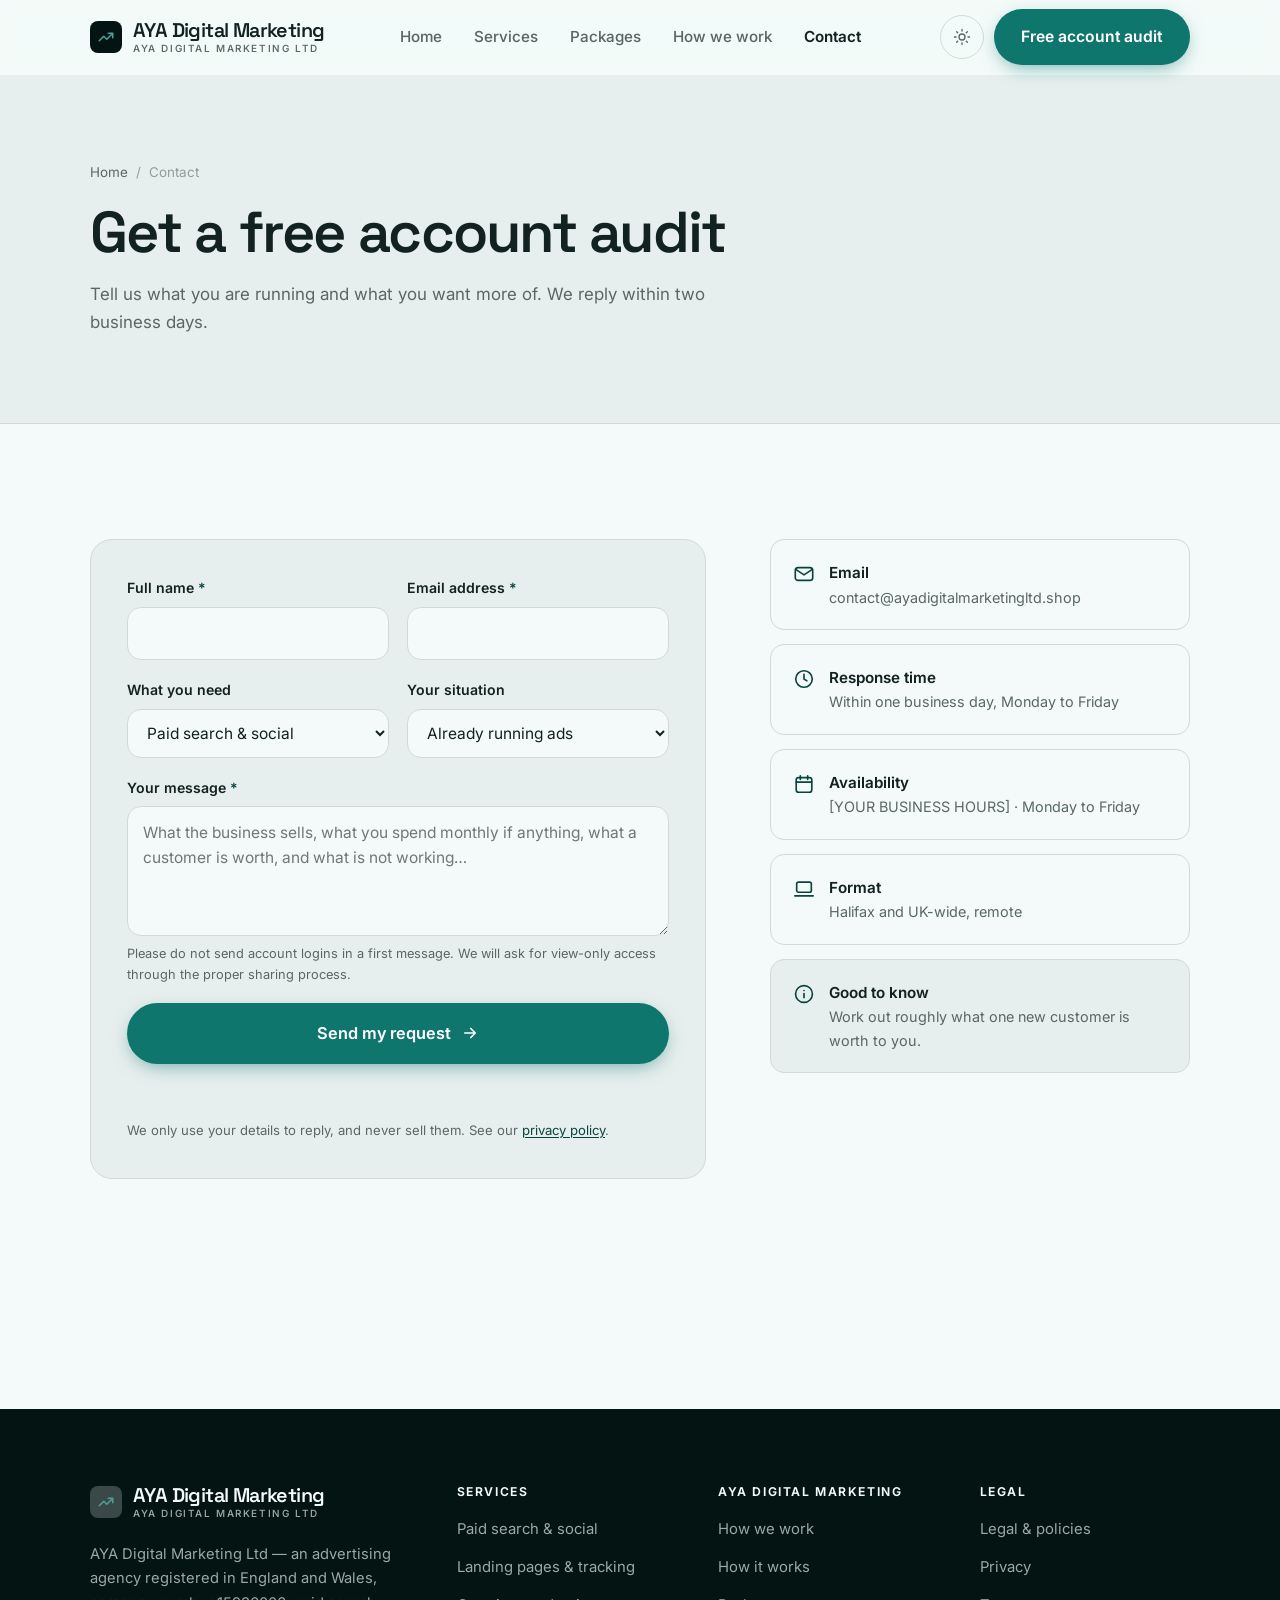
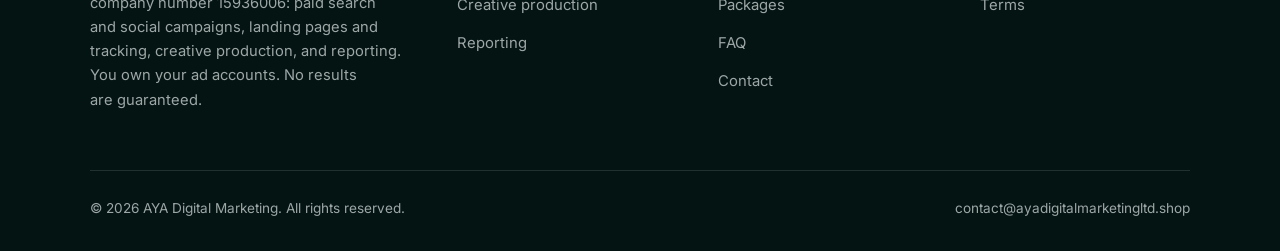
<file: contact.html>
<!DOCTYPE html>
<html lang="en" class="no-js">
<head>
<meta charset="utf-8">
<meta name="viewport" content="width=device-width, initial-scale=1">
<title>Contact — AYA Digital Marketing</title>
<meta name="description" content="Contact AYA Digital Marketing Ltd. We reply within two business days.">
<link rel="canonical" href="https://ayadigitalmarketingltd.shop/contact.html">

<meta property="og:type" content="website">
<meta property="og:url" content="https://ayadigitalmarketingltd.shop/contact.html">
<meta property="og:site_name" content="AYA Digital Marketing">
<meta property="og:locale" content="en_US">
<meta property="og:title" content="Contact — AYA Digital Marketing">
<meta property="og:description" content="Contact AYA Digital Marketing Ltd. We reply within two business days.">
<meta name="theme-color" content="#031413">

<link rel="icon" href="assets/img/favicon.svg" type="image/svg+xml">
<link rel="preconnect" href="https://fonts.googleapis.com">
<link rel="preconnect" href="https://fonts.gstatic.com" crossorigin>
<link rel="stylesheet" href="https://fonts.googleapis.com/css2?family=Space+Grotesk:wght@400;500;600;700&family=Inter:wght@400..700&display=swap">
<link rel="stylesheet" href="assets/css/style.css">

<!-- Thème appliqué avant le premier rendu (évite le flash) -->
<script>
document.documentElement.classList.remove('no-js');
(function(){try{var t=localStorage.getItem('site-theme');if(t){document.documentElement.setAttribute('data-theme',t);}}catch(e){}})();
</script>
</head>

<body>
<a class="skip-link" href="#main">Skip to main content</a>

<header class="site-header">
  <nav class="wrap nav" aria-label="Main navigation">
    <a class="brand" href="index.html">
      <svg class="brand__mark" viewBox="0 0 64 64" aria-hidden="true">
        <rect class="bm-bg" width="64" height="64" rx="16"/>
        <g class="bm-ic" transform="translate(14 14) scale(1.5)" fill="none" stroke-width="2.1" stroke-linecap="round" stroke-linejoin="round"><path d="M3 17l6-6 4 4 8-8M15 7h6v6"/></g>
      </svg>
      <span>AYA Digital Marketing<span class="brand__sub">AYA Digital Marketing Ltd</span></span>
    </a>

    <ul class="nav__links" id="nav-links">
      <li><a href="index.html">Home</a></li>
      <li><a href="programs.html">Services</a></li>
      <li><a href="index.html#pricing">Packages</a></li>
      <li><a href="about.html">How we work</a></li>
      <li><a href="contact.html" aria-current="page">Contact</a></li>
      <li><a class="btn btn--primary" href="contact.html">Free account audit</a></li>
    </ul>

    <div class="nav__cta">
      <button class="theme-toggle" type="button" aria-label="Switch to dark theme">
        <svg class="icon-sun" viewBox="0 0 24 24" fill="none" stroke="currentColor" stroke-width="1.8" stroke-linecap="round" aria-hidden="true"><circle cx="12" cy="12" r="4"/><path d="M12 2v2m0 16v2M2 12h2m16 0h2M4.9 4.9l1.4 1.4m11.4 11.4 1.4 1.4M19.1 4.9l-1.4 1.4M6.3 17.7l-1.4 1.4"/></svg>
        <svg class="icon-moon" viewBox="0 0 24 24" fill="none" stroke="currentColor" stroke-width="1.8" stroke-linecap="round" stroke-linejoin="round" aria-hidden="true"><path d="M21 12.8A9 9 0 1 1 11.2 3a7 7 0 0 0 9.8 9.8z"/></svg>
      </button>
      <a class="btn btn--primary" href="contact.html">Free account audit</a>
      <button class="nav__toggle" type="button" aria-expanded="false" aria-controls="nav-links" aria-label="Open menu">
        <svg class="icon-open" viewBox="0 0 24 24" fill="none" stroke="currentColor" stroke-width="2" stroke-linecap="round" aria-hidden="true"><path d="M3 6h18M3 12h18M3 18h18"/></svg>
        <svg class="icon-close" viewBox="0 0 24 24" fill="none" stroke="currentColor" stroke-width="2" stroke-linecap="round" aria-hidden="true"><path d="M6 6l12 12M18 6L6 18"/></svg>
      </button>
    </div>
  </nav>
</header>

<main id="main">

<section class="page-head">
  <div class="wrap">
    <nav class="breadcrumb" aria-label="Breadcrumb">
      <a href="index.html">Home</a><span>/</span><span aria-current="page">Contact</span>
    </nav>
    <h1>Get a free account audit</h1>
    <p>Tell us what you are running and what you want more of. We reply within two business days.</p>
  </div>
</section>

<section class="section wrap">
  <div class="form-layout">

    <!--
      FORM: the action attribute holds a placeholder id. Create a free form at
      https://formspree.io and replace VOTRE_ID_FORMSPREE. Until then, the button
      opens the visitor's email app with a pre-filled message to contact@ayadigitalmarketingltd.shop.
    -->
    <form class="form" id="contact-form" action="https://formspree.io/f/VOTRE_ID_FORMSPREE" method="POST"
          data-email="contact@ayadigitalmarketingltd.shop" data-subject="Advertising enquiry"
          data-msg-mail="Your email app will open with the message ready to send." data-msg-sending="Sending…"
          data-msg-ok="Thanks! Your message is on its way. We reply within one business day." data-msg-err="Sending failed. Please email us directly at">
      <div class="form__row">
        <div class="field">
          <label for="nom">Full name <span class="req" aria-hidden="true">*</span></label>
          <input type="text" id="nom" name="nom" autocomplete="name" required>
        </div>
        <div class="field">
          <label for="email">Email address <span class="req" aria-hidden="true">*</span></label>
          <input type="email" id="email" name="email" autocomplete="email" required>
        </div>
      </div>

      <div class="form__row">
        <div class="field">
          <label for="programme">What you need</label>
          <select id="programme" name="programme">
            <option>Paid search &amp; social</option>
            <option>Landing pages &amp; tracking</option>
            <option>Creative production</option>
            <option>Reporting</option>
            <option>Not sure yet</option>
          </select>
        </div>
        <div class="field">
          <label for="niveau">Your situation</label>
          <select id="niveau" name="niveau">
            <option>Already running ads</option>
            <option>Never advertised before</option>
            <option>Leaving another agency</option>
            <option>Just want an audit</option>
          </select>
        </div>
      </div>

      <div class="field">
        <label for="message">Your message <span class="req" aria-hidden="true">*</span></label>
        <textarea id="message" name="message" required placeholder="What the business sells, what you spend monthly if anything, what a customer is worth, and what is not working…"></textarea>
        <span class="field__hint">Please do not send account logins in a first message. We will ask for view-only access through the proper sharing process.</span>
      </div>

      <!-- Bot trap: hidden from humans -->
      <div class="visually-hidden" aria-hidden="true">
        <label for="site-web">Leave this field empty</label>
        <input type="text" id="site-web" name="_gotcha" tabindex="-1" autocomplete="off">
      </div>

      <button class="btn btn--primary btn--lg" type="submit">Send my request <svg viewBox="0 0 24 24" fill="none" stroke="currentColor" stroke-width="2.2" stroke-linecap="round" stroke-linejoin="round" aria-hidden="true"><path d="M5 12h14M13 6l6 6-6 6"/></svg></button>

      <p id="form-status" class="form__status" role="status" aria-live="polite"></p>

      <p class="form__note">
        We only use your details to reply, and never sell them. See our <a href="legal.html#privacy">privacy policy</a>.
      </p>
    </form>

    <aside class="contact-aside">
      <div class="contact-card">
        <svg viewBox="0 0 24 24" fill="none" stroke="currentColor" stroke-width="1.8" stroke-linecap="round" stroke-linejoin="round" aria-hidden="true"><rect x="2.5" y="5" width="19" height="14" rx="3"/><path d="M3 7l9 6 9-6"/></svg>
        <div><b>Email</b><a href="mailto:contact@ayadigitalmarketingltd.shop">contact@ayadigitalmarketingltd.shop</a></div>
      </div>
      <div class="contact-card">
        <svg viewBox="0 0 24 24" fill="none" stroke="currentColor" stroke-width="1.8" stroke-linecap="round" stroke-linejoin="round" aria-hidden="true"><circle cx="12" cy="12" r="9"/><path d="M12 7v5l3.2 2"/></svg>
        <div><b>Response time</b><span>Within one business day, Monday to Friday</span></div>
      </div>
      <div class="contact-card">
        <svg viewBox="0 0 24 24" fill="none" stroke="currentColor" stroke-width="1.8" stroke-linecap="round" stroke-linejoin="round" aria-hidden="true"><rect x="3.5" y="5" width="17" height="16" rx="2.5"/><path d="M8 3v4M16 3v4M3.5 10h17"/></svg>
        <div><b>Availability</b><span>[YOUR BUSINESS HOURS] · Monday to Friday</span></div>
      </div>
      <div class="contact-card">
        <svg viewBox="0 0 24 24" fill="none" stroke="currentColor" stroke-width="1.8" stroke-linecap="round" stroke-linejoin="round" aria-hidden="true"><rect x="4" y="4.5" width="16" height="11" rx="2"/><path d="M2 19.5h20"/></svg>
        <div><b>Format</b><span>Halifax and UK-wide, remote</span></div>
      </div>
      <div class="contact-card contact-card--soft">
        <svg viewBox="0 0 24 24" fill="none" stroke="currentColor" stroke-width="1.8" stroke-linecap="round" stroke-linejoin="round" aria-hidden="true"><circle cx="12" cy="12" r="9.2"/><path d="M12 16v-4.5M12 8.2v.1"/></svg>
        <div><b>Good to know</b><span>Work out roughly what one new customer is worth to you.</span></div>
      </div>
    </aside>

  </div>
</section>

</main>

<footer class="site-footer">
  <div class="wrap">
    <div class="footer__grid">
      <div class="footer__brand">
        <a class="brand" href="index.html">
          <svg class="brand__mark" viewBox="0 0 64 64" aria-hidden="true">
        <rect class="bm-bg" width="64" height="64" rx="16"/>
        <g class="bm-ic" transform="translate(14 14) scale(1.5)" fill="none" stroke-width="2.1" stroke-linecap="round" stroke-linejoin="round"><path d="M3 17l6-6 4 4 8-8M15 7h6v6"/></g>
      </svg>
          <span>AYA Digital Marketing<span class="brand__sub">AYA Digital Marketing Ltd</span></span>
        </a>
        <p>AYA Digital Marketing Ltd — an advertising agency registered in England and Wales, company number 15936006: paid search and social campaigns, landing pages and tracking, creative production, and reporting. You own your ad accounts. No results are guaranteed.</p>
      </div>

      <div class="footer__col">
        <h4>Services</h4>
        <ul>
          <li><a href="programs.html#paid">Paid search &amp; social</a></li>
          <li><a href="programs.html#tracking">Landing pages &amp; tracking</a></li>
          <li><a href="programs.html#creative">Creative production</a></li>
          <li><a href="programs.html#reporting">Reporting</a></li>
        </ul>
      </div>

      <div class="footer__col">
        <h4>AYA Digital Marketing</h4>
        <ul>
          <li><a href="about.html">How we work</a></li>
          <li><a href="index.html#how-it-works">How it works</a></li>
          <li><a href="index.html#pricing">Packages</a></li>
          <li><a href="index.html#faq">FAQ</a></li>
          <li><a href="contact.html">Contact</a></li>
        </ul>
      </div>

      <div class="footer__col">
        <h4>Legal</h4>
        <ul>
          <li><a href="legal.html">Legal &amp; policies</a></li>
          <li><a href="legal.html#privacy">Privacy</a></li>
          <li><a href="legal.html#terms">Terms</a></li>
        </ul>
      </div>
    </div>

    <div class="footer__bottom">
      <p>© <span data-year>2026</span> AYA Digital Marketing. All rights reserved.</p>
      <p><a href="mailto:contact@ayadigitalmarketingltd.shop">contact@ayadigitalmarketingltd.shop</a></p>
    </div>
  </div>
</footer>

<script src="assets/js/main.js" defer></script>
</body>
</html>
</file>
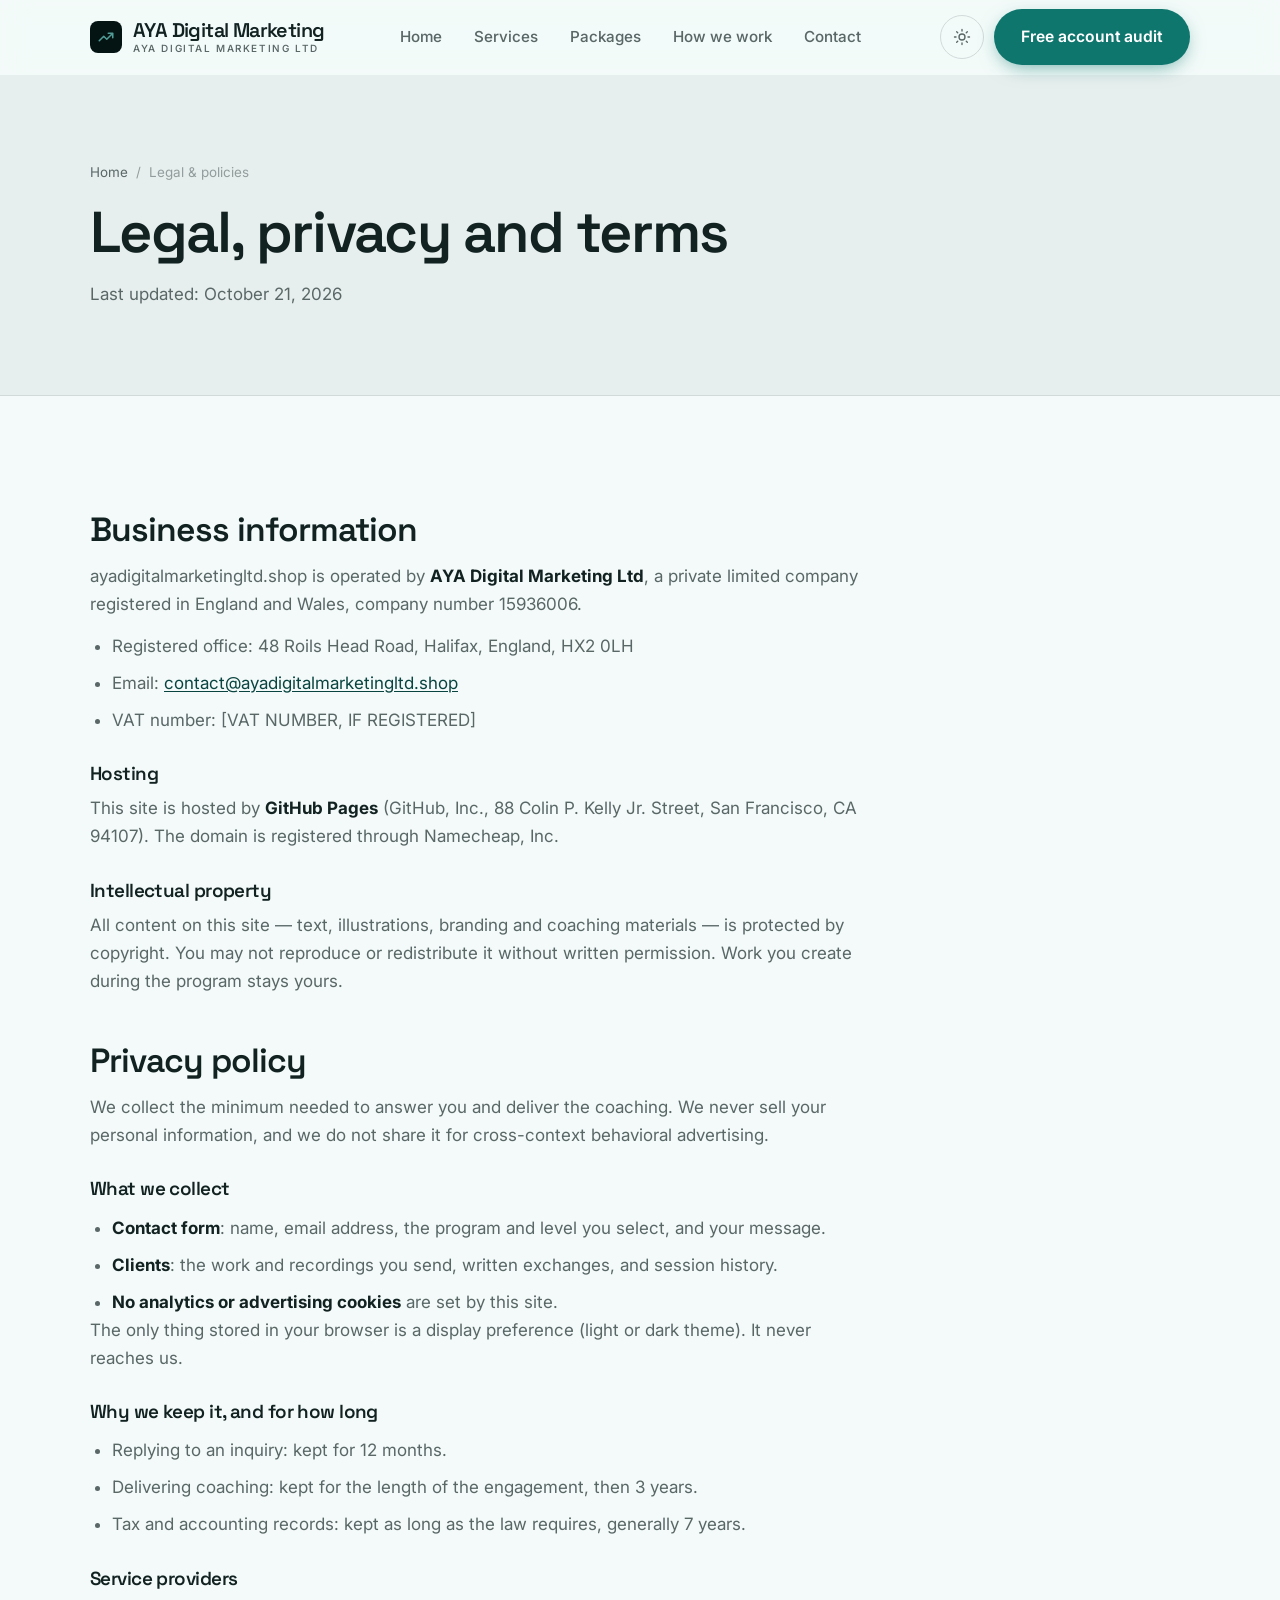
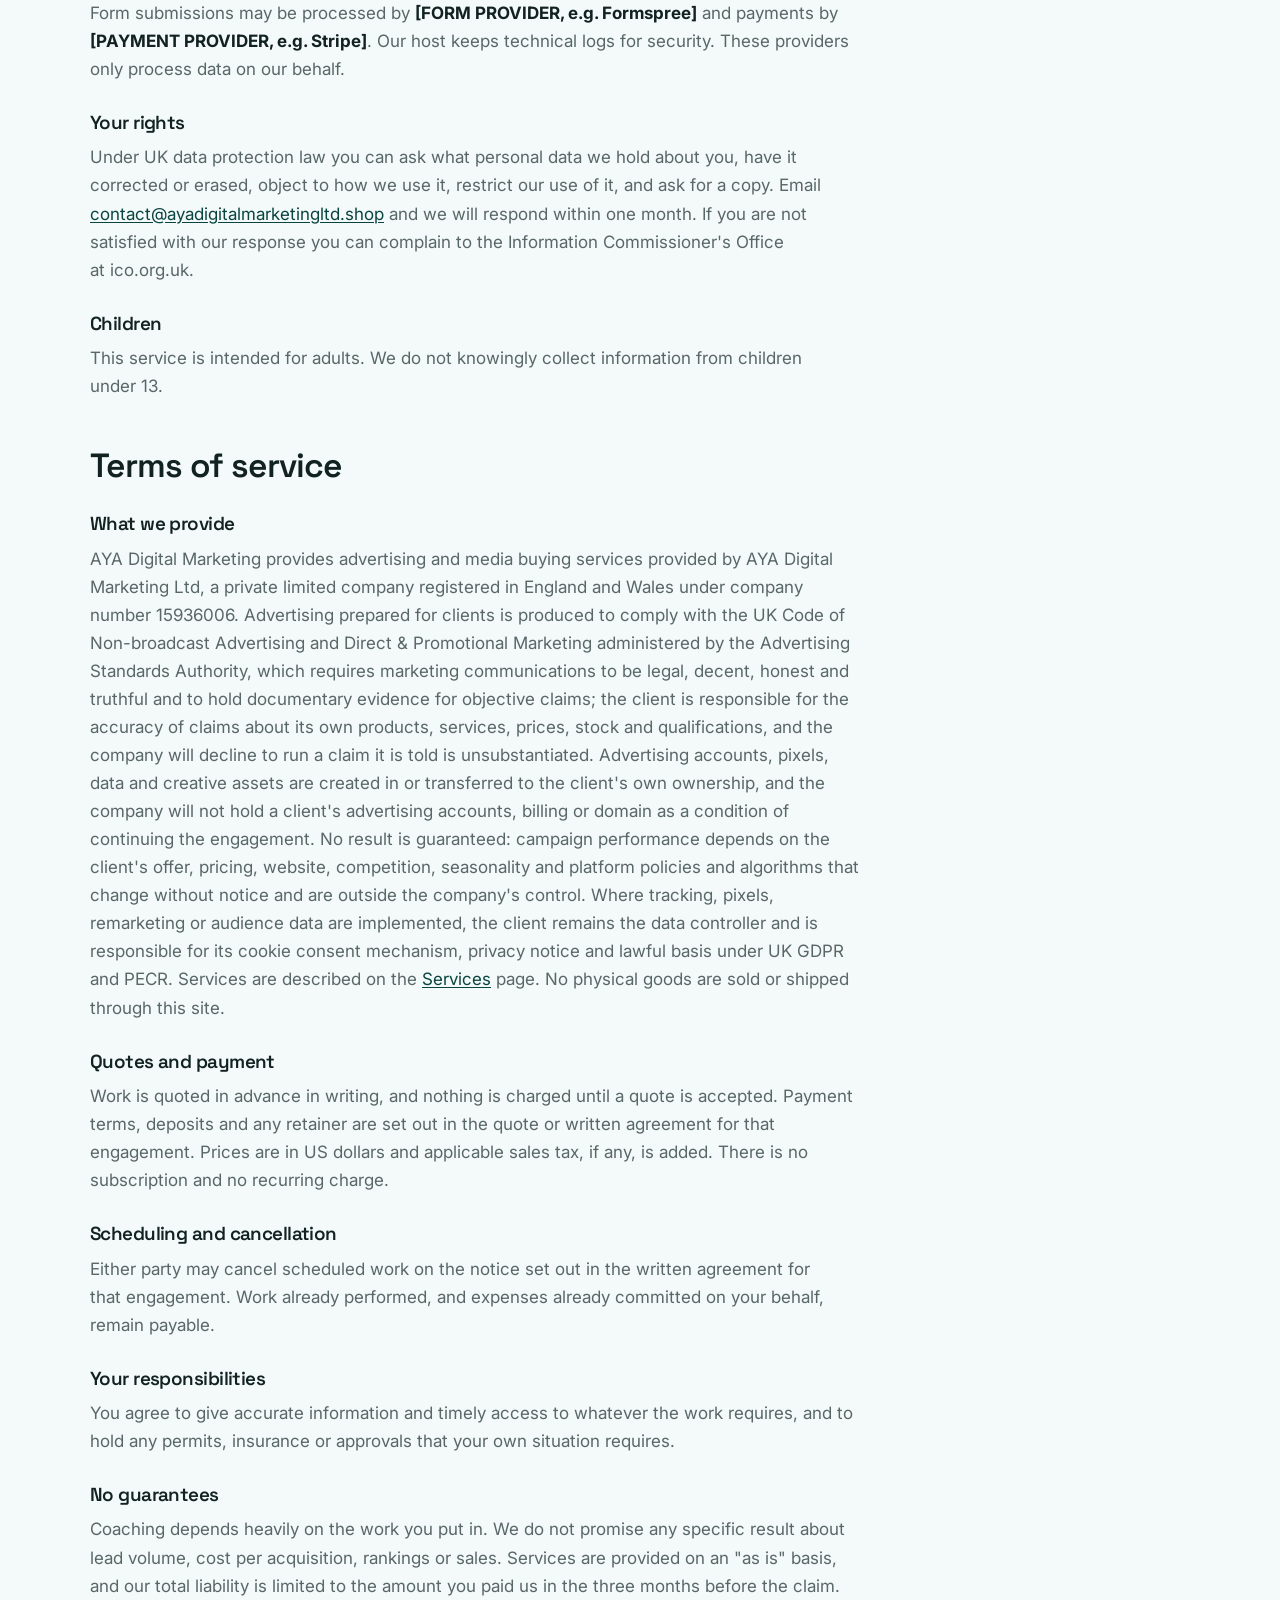
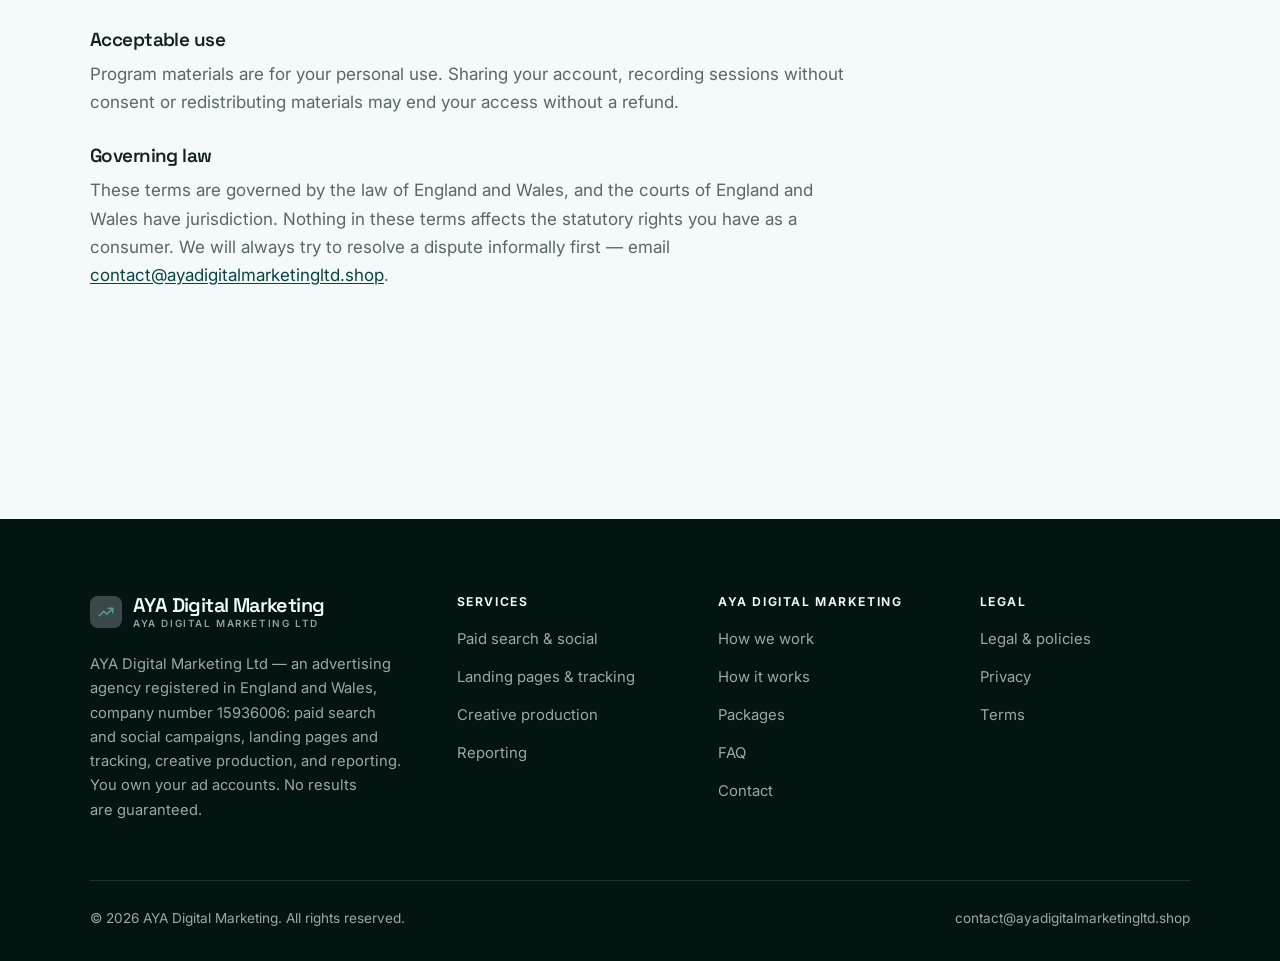
<file: legal.html>
<!DOCTYPE html>
<html lang="en" class="no-js">
<head>
<meta charset="utf-8">
<meta name="viewport" content="width=device-width, initial-scale=1">
<title>Legal, privacy and terms — AYA Digital Marketing</title>
<meta name="description" content="Business information, privacy policy and terms of service for AYA Digital Marketing.">
<meta name="robots" content="noindex">

<meta property="og:type" content="website">
<meta property="og:url" content="https://ayadigitalmarketingltd.shop/legal.html">
<meta property="og:site_name" content="AYA Digital Marketing">
<meta property="og:locale" content="en_US">
<meta property="og:title" content="Legal, privacy and terms — AYA Digital Marketing">
<meta property="og:description" content="Business information, privacy policy and terms of service for AYA Digital Marketing.">
<meta name="theme-color" content="#031413">

<link rel="icon" href="assets/img/favicon.svg" type="image/svg+xml">
<link rel="preconnect" href="https://fonts.googleapis.com">
<link rel="preconnect" href="https://fonts.gstatic.com" crossorigin>
<link rel="stylesheet" href="https://fonts.googleapis.com/css2?family=Space+Grotesk:wght@400;500;600;700&family=Inter:wght@400..700&display=swap">
<link rel="stylesheet" href="assets/css/style.css">

<!-- Thème appliqué avant le premier rendu (évite le flash) -->
<script>
document.documentElement.classList.remove('no-js');
(function(){try{var t=localStorage.getItem('site-theme');if(t){document.documentElement.setAttribute('data-theme',t);}}catch(e){}})();
</script>
</head>

<body>
<a class="skip-link" href="#main">Skip to main content</a>

<header class="site-header">
  <nav class="wrap nav" aria-label="Main navigation">
    <a class="brand" href="index.html">
      <svg class="brand__mark" viewBox="0 0 64 64" aria-hidden="true">
        <rect class="bm-bg" width="64" height="64" rx="16"/>
        <g class="bm-ic" transform="translate(14 14) scale(1.5)" fill="none" stroke-width="2.1" stroke-linecap="round" stroke-linejoin="round"><path d="M3 17l6-6 4 4 8-8M15 7h6v6"/></g>
      </svg>
      <span>AYA Digital Marketing<span class="brand__sub">AYA Digital Marketing Ltd</span></span>
    </a>

    <ul class="nav__links" id="nav-links">
      <li><a href="index.html">Home</a></li>
      <li><a href="programs.html">Services</a></li>
      <li><a href="index.html#pricing">Packages</a></li>
      <li><a href="about.html">How we work</a></li>
      <li><a href="contact.html">Contact</a></li>
      <li><a class="btn btn--primary" href="contact.html">Free account audit</a></li>
    </ul>

    <div class="nav__cta">
      <button class="theme-toggle" type="button" aria-label="Switch to dark theme">
        <svg class="icon-sun" viewBox="0 0 24 24" fill="none" stroke="currentColor" stroke-width="1.8" stroke-linecap="round" aria-hidden="true"><circle cx="12" cy="12" r="4"/><path d="M12 2v2m0 16v2M2 12h2m16 0h2M4.9 4.9l1.4 1.4m11.4 11.4 1.4 1.4M19.1 4.9l-1.4 1.4M6.3 17.7l-1.4 1.4"/></svg>
        <svg class="icon-moon" viewBox="0 0 24 24" fill="none" stroke="currentColor" stroke-width="1.8" stroke-linecap="round" stroke-linejoin="round" aria-hidden="true"><path d="M21 12.8A9 9 0 1 1 11.2 3a7 7 0 0 0 9.8 9.8z"/></svg>
      </button>
      <a class="btn btn--primary" href="contact.html">Free account audit</a>
      <button class="nav__toggle" type="button" aria-expanded="false" aria-controls="nav-links" aria-label="Open menu">
        <svg class="icon-open" viewBox="0 0 24 24" fill="none" stroke="currentColor" stroke-width="2" stroke-linecap="round" aria-hidden="true"><path d="M3 6h18M3 12h18M3 18h18"/></svg>
        <svg class="icon-close" viewBox="0 0 24 24" fill="none" stroke="currentColor" stroke-width="2" stroke-linecap="round" aria-hidden="true"><path d="M6 6l12 12M18 6L6 18"/></svg>
      </button>
    </div>
  </nav>
</header>

<main id="main">

<section class="page-head">
  <div class="wrap">
    <nav class="breadcrumb" aria-label="Breadcrumb">
      <a href="index.html">Home</a><span>/</span><span aria-current="page">Legal &amp; policies</span>
    </nav>
    <h1>Legal, privacy and terms</h1>
    <p>Last updated: <time datetime="2026-10-21">October 21, 2026</time></p>
  </div>
</section>

<section class="section wrap">
  <div class="prose">

    <!--
      TO DO: this is a skeleton, not legal advice. Replace every [BRACKET] with
      your real details before selling, and have a lawyer review it if you can.
      Consumer protection rules differ by state.
    -->

    <h2 id="business">Business information</h2>
    <p>
      ayadigitalmarketingltd.shop is operated by <strong>AYA Digital Marketing Ltd</strong>, a private limited
      company registered in England and Wales, company number 15936006.
    </p>
    <ul>
      <li>Registered office: 48 Roils Head Road, Halifax, England, HX2 0LH</li>
      <li>Email: <a href="mailto:contact@ayadigitalmarketingltd.shop">contact@ayadigitalmarketingltd.shop</a></li>
      <li>VAT number: [VAT NUMBER, IF REGISTERED]</li>
    </ul>

    <h3>Hosting</h3>
    <p>
      This site is hosted by <strong>GitHub Pages</strong> (GitHub, Inc., 88 Colin P. Kelly Jr. Street,
      San Francisco, CA 94107). The domain is registered through Namecheap, Inc.
    </p>

    <h3>Intellectual property</h3>
    <p>
      All content on this site — text, illustrations, branding and coaching materials — is protected by
      copyright. You may not reproduce or redistribute it without written permission. Work you create during
      the program stays yours.
    </p>

    <h2 id="privacy">Privacy policy</h2>
    <p>
      We collect the minimum needed to answer you and deliver the coaching. We never sell your personal
      information, and we do not share it for cross-context behavioral advertising.
    </p>
    <h3>What we collect</h3>
    <ul>
      <li><strong>Contact form</strong>: name, email address, the program and level you select, and your message.</li>
      <li><strong>Clients</strong>: the work and recordings you send, written exchanges, and session history.</li>
      <li><strong>No analytics or advertising cookies</strong> are set by this site.</li>
    </ul>
    <p>
      The only thing stored in your browser is a display preference (light or dark theme). It never reaches us.
    </p>
    <h3>Why we keep it, and for how long</h3>
    <ul>
      <li>Replying to an inquiry: kept for 12 months.</li>
      <li>Delivering coaching: kept for the length of the engagement, then 3 years.</li>
      <li>Tax and accounting records: kept as long as the law requires, generally 7 years.</li>
    </ul>
    <h3>Service providers</h3>
    <p>
      Form submissions may be processed by <strong>[FORM PROVIDER, e.g. Formspree]</strong> and payments by
      <strong>[PAYMENT PROVIDER, e.g. Stripe]</strong>. Our host keeps technical logs for security. These
      providers only process data on our behalf.
    </p>
    <h3>Your rights</h3>
    <p>
      Under UK data protection law you can ask what personal data we hold about you, have it corrected or
      erased, object to how we use it, restrict our use of it, and ask for a copy. Email
      <a href="mailto:contact@ayadigitalmarketingltd.shop">contact@ayadigitalmarketingltd.shop</a> and we will respond within one month. If you are not satisfied with
      our response you can complain to the Information Commissioner's Office at ico.org.uk.
    </p>
    <h3>Children</h3>
    <p>
      This service is intended for adults. We do not knowingly collect information from children under 13.
    </p>

    <h2 id="terms">Terms of service</h2>
    <h3>What we provide</h3>
    <p>
      AYA Digital Marketing provides advertising and media buying services provided by AYA Digital Marketing Ltd, a private limited company registered in England and Wales under company number 15936006. Advertising prepared for clients is produced to comply with the UK Code of Non-broadcast Advertising and Direct &amp; Promotional Marketing administered by the Advertising Standards Authority, which requires marketing communications to be legal, decent, honest and truthful and to hold documentary evidence for objective claims; the client is responsible for the accuracy of claims about its own products, services, prices, stock and qualifications, and the company will decline to run a claim it is told is unsubstantiated. Advertising accounts, pixels, data and creative assets are created in or transferred to the client's own ownership, and the company will not hold a client's advertising accounts, billing or domain as a condition of continuing the engagement. No result is guaranteed: campaign performance depends on the client's offer, pricing, website, competition, seasonality and platform policies and algorithms that change without notice and are outside the company's control. Where tracking, pixels, remarketing or audience data are implemented, the client remains the data controller and is responsible for its cookie consent mechanism, privacy notice and lawful basis under UK GDPR and PECR. Services are described on the
      <a href="programs.html">Services</a> page. No physical goods are sold or shipped through this site.
    </p>
    <h3>Quotes and payment</h3>
    <p>
      Work is quoted in advance in writing, and nothing is charged until a quote is accepted. Payment terms,
      deposits and any retainer are set out in the quote or written agreement for that engagement. Prices are in
      US dollars and applicable sales tax, if any, is added. There is no subscription and no recurring charge.
    </p>
    <h3>Scheduling and cancellation</h3>
    <p>
      Either party may cancel scheduled work on the notice set out in the written agreement for that engagement.
      Work already performed, and expenses already committed on your behalf, remain payable.
    </p>
    <h3>Your responsibilities</h3>
    <p>
      You agree to give accurate information and timely access to whatever the work requires, and to hold any
      permits, insurance or approvals that your own situation requires.
    </p>

    <h3>No guarantees</h3>
    <p>
      Coaching depends heavily on the work you put in. We do not promise any specific result
      about lead volume, cost per acquisition, rankings or sales. Services are provided on an "as is" basis, and our total
      liability is limited to the amount you paid us in the three months before the claim.
    </p>
    <h3>Acceptable use</h3>
    <p>
      Program materials are for your personal use. Sharing your account, recording sessions without consent
      or redistributing materials may end your access without a refund.
    </p>
    <h3>Governing law</h3>
    <p>
      These terms are governed by the law of England and Wales, and the courts of England and Wales have
      jurisdiction. Nothing in these terms affects the statutory rights you have as a consumer. We will always
      try to resolve a dispute informally first — email <a href="mailto:contact@ayadigitalmarketingltd.shop">contact@ayadigitalmarketingltd.shop</a>.
    </p>

  </div>
</section>

</main>

<footer class="site-footer">
  <div class="wrap">
    <div class="footer__grid">
      <div class="footer__brand">
        <a class="brand" href="index.html">
          <svg class="brand__mark" viewBox="0 0 64 64" aria-hidden="true">
        <rect class="bm-bg" width="64" height="64" rx="16"/>
        <g class="bm-ic" transform="translate(14 14) scale(1.5)" fill="none" stroke-width="2.1" stroke-linecap="round" stroke-linejoin="round"><path d="M3 17l6-6 4 4 8-8M15 7h6v6"/></g>
      </svg>
          <span>AYA Digital Marketing<span class="brand__sub">AYA Digital Marketing Ltd</span></span>
        </a>
        <p>AYA Digital Marketing Ltd — an advertising agency registered in England and Wales, company number 15936006: paid search and social campaigns, landing pages and tracking, creative production, and reporting. You own your ad accounts. No results are guaranteed.</p>
      </div>

      <div class="footer__col">
        <h4>Services</h4>
        <ul>
          <li><a href="programs.html#paid">Paid search &amp; social</a></li>
          <li><a href="programs.html#tracking">Landing pages &amp; tracking</a></li>
          <li><a href="programs.html#creative">Creative production</a></li>
          <li><a href="programs.html#reporting">Reporting</a></li>
        </ul>
      </div>

      <div class="footer__col">
        <h4>AYA Digital Marketing</h4>
        <ul>
          <li><a href="about.html">How we work</a></li>
          <li><a href="index.html#how-it-works">How it works</a></li>
          <li><a href="index.html#pricing">Packages</a></li>
          <li><a href="index.html#faq">FAQ</a></li>
          <li><a href="contact.html">Contact</a></li>
        </ul>
      </div>

      <div class="footer__col">
        <h4>Legal</h4>
        <ul>
          <li><a href="legal.html">Legal &amp; policies</a></li>
          <li><a href="legal.html#privacy">Privacy</a></li>
          <li><a href="legal.html#terms">Terms</a></li>
        </ul>
      </div>
    </div>

    <div class="footer__bottom">
      <p>© <span data-year>2026</span> AYA Digital Marketing. All rights reserved.</p>
      <p><a href="mailto:contact@ayadigitalmarketingltd.shop">contact@ayadigitalmarketingltd.shop</a></p>
    </div>
  </div>
</footer>

<script src="assets/js/main.js" defer></script>
</body>
</html>
</file>
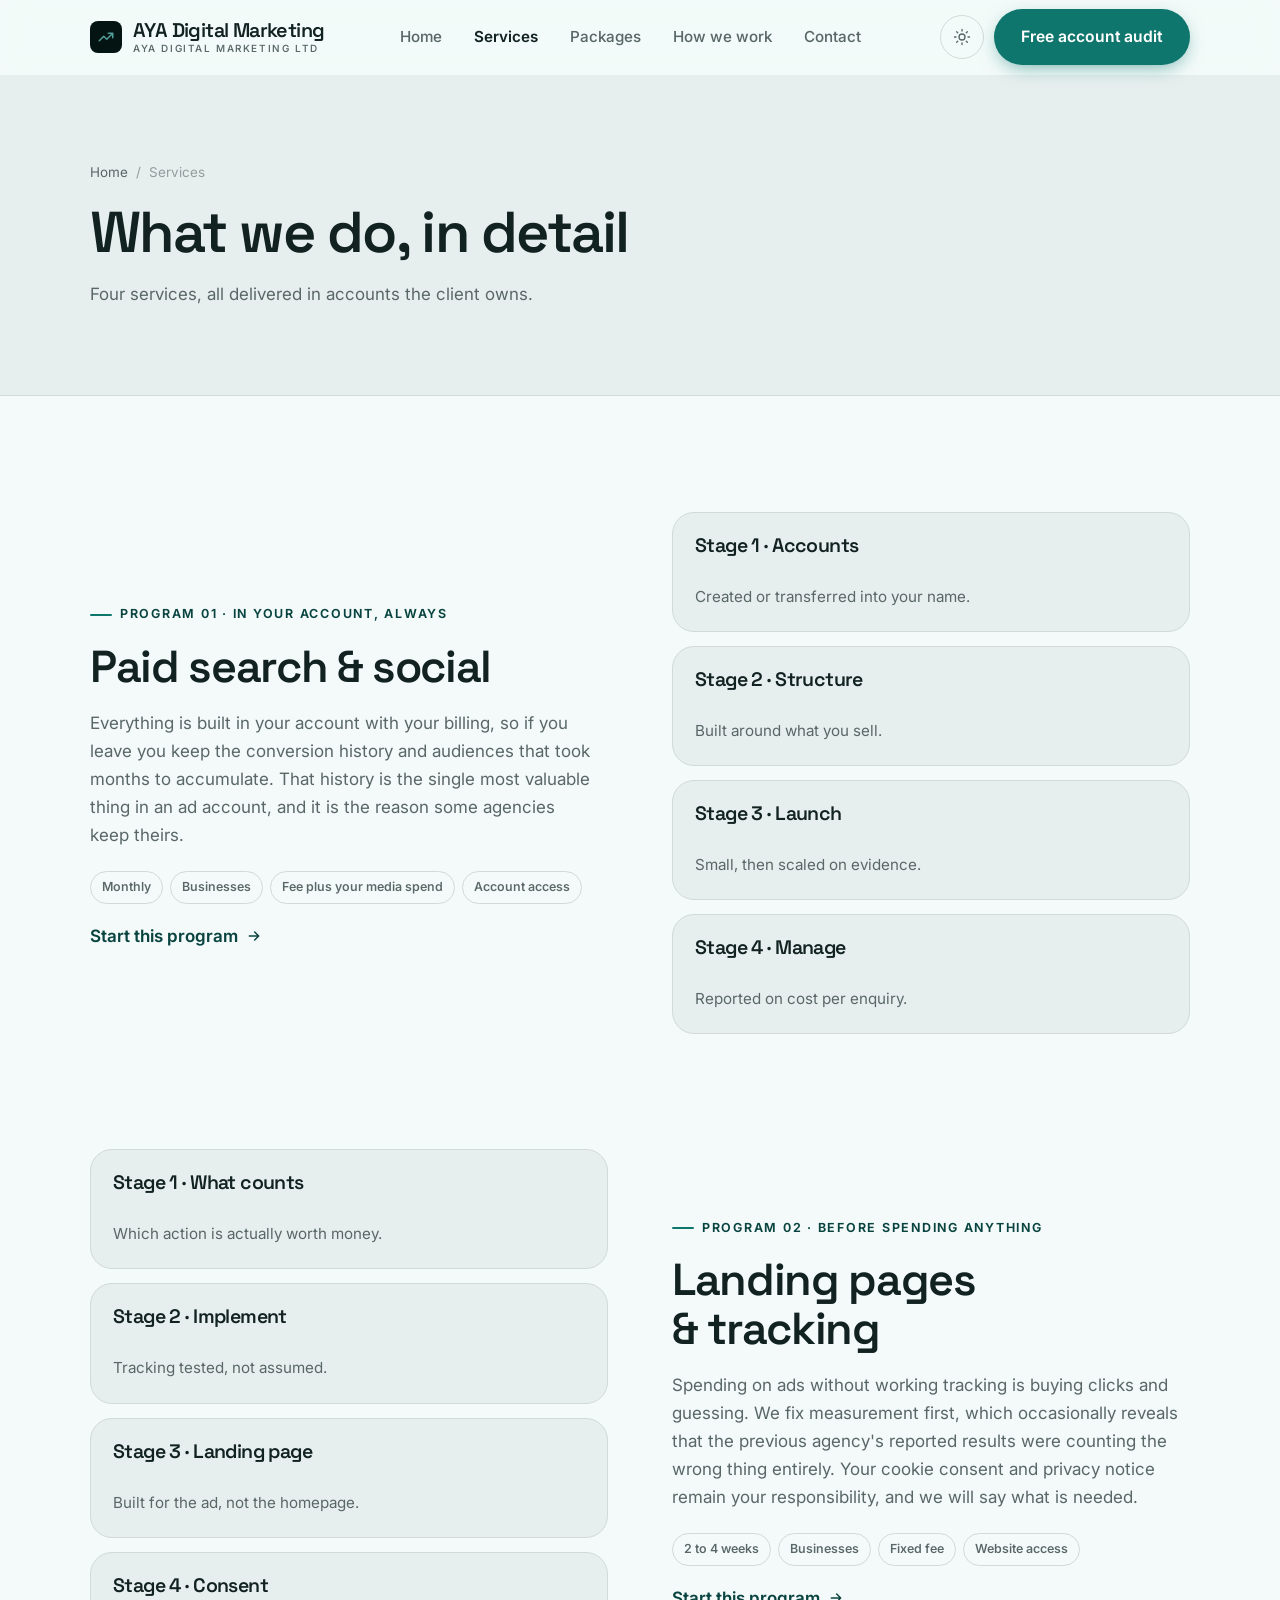
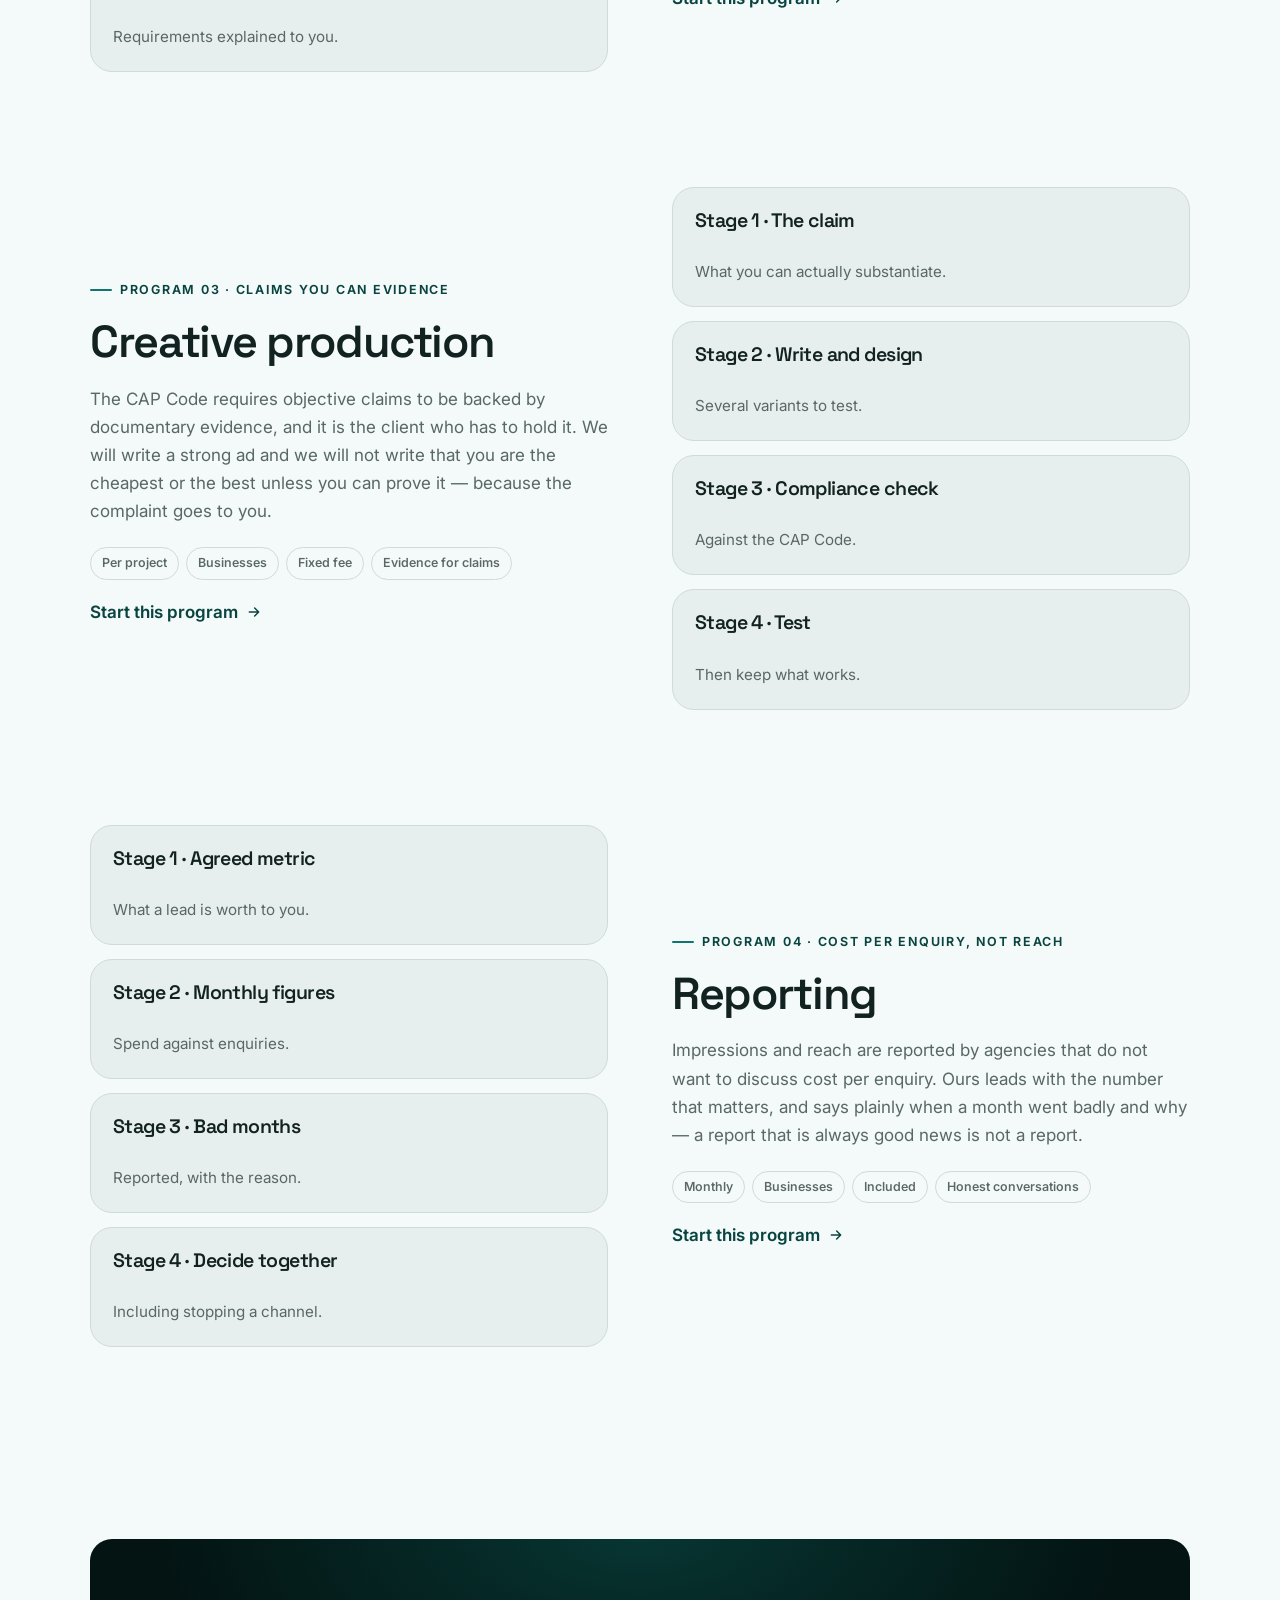
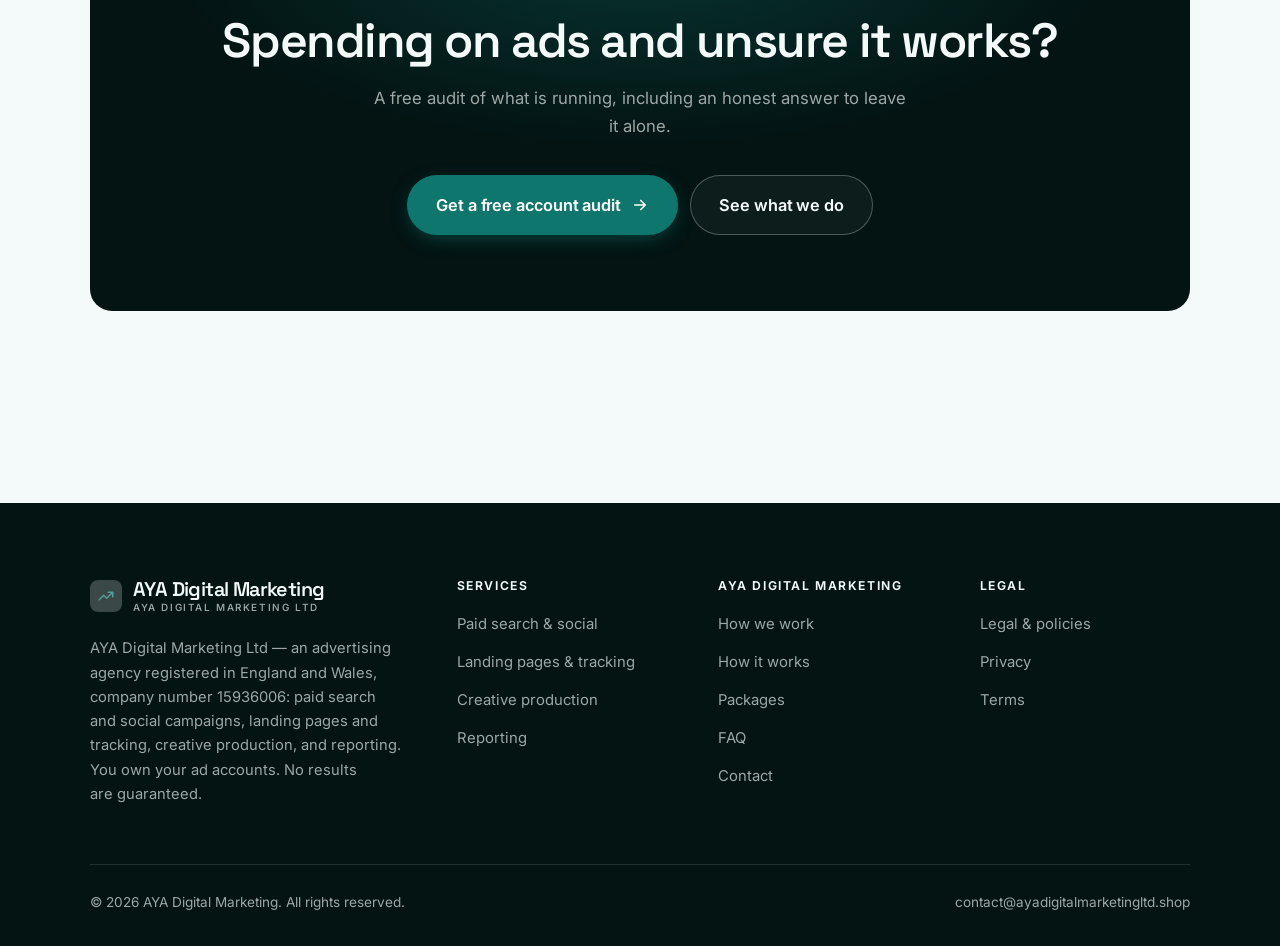
<file: programs.html>
<!DOCTYPE html>
<html lang="en" class="no-js">
<head>
<meta charset="utf-8">
<meta name="viewport" content="width=device-width, initial-scale=1">
<title>Services — AYA Digital Marketing</title>
<meta name="description" content="Services of AYA Digital Marketing Ltd: paid search and social, landing pages and tracking, creative production, and reporting.">
<link rel="canonical" href="https://ayadigitalmarketingltd.shop/programs.html">

<meta property="og:type" content="website">
<meta property="og:url" content="https://ayadigitalmarketingltd.shop/programs.html">
<meta property="og:site_name" content="AYA Digital Marketing">
<meta property="og:locale" content="en_US">
<meta property="og:title" content="Services — AYA Digital Marketing">
<meta property="og:description" content="Services of AYA Digital Marketing Ltd: paid search and social, landing pages and tracking, creative production, and reporting.">
<meta name="theme-color" content="#031413">

<link rel="icon" href="assets/img/favicon.svg" type="image/svg+xml">
<link rel="preconnect" href="https://fonts.googleapis.com">
<link rel="preconnect" href="https://fonts.gstatic.com" crossorigin>
<link rel="stylesheet" href="https://fonts.googleapis.com/css2?family=Space+Grotesk:wght@400;500;600;700&family=Inter:wght@400..700&display=swap">
<link rel="stylesheet" href="assets/css/style.css">

<!-- Thème appliqué avant le premier rendu (évite le flash) -->
<script>
document.documentElement.classList.remove('no-js');
(function(){try{var t=localStorage.getItem('site-theme');if(t){document.documentElement.setAttribute('data-theme',t);}}catch(e){}})();
</script>
</head>

<body>
<a class="skip-link" href="#main">Skip to main content</a>

<header class="site-header">
  <nav class="wrap nav" aria-label="Main navigation">
    <a class="brand" href="index.html">
      <svg class="brand__mark" viewBox="0 0 64 64" aria-hidden="true">
        <rect class="bm-bg" width="64" height="64" rx="16"/>
        <g class="bm-ic" transform="translate(14 14) scale(1.5)" fill="none" stroke-width="2.1" stroke-linecap="round" stroke-linejoin="round"><path d="M3 17l6-6 4 4 8-8M15 7h6v6"/></g>
      </svg>
      <span>AYA Digital Marketing<span class="brand__sub">AYA Digital Marketing Ltd</span></span>
    </a>

    <ul class="nav__links" id="nav-links">
      <li><a href="index.html">Home</a></li>
      <li><a href="programs.html" aria-current="page">Services</a></li>
      <li><a href="index.html#pricing">Packages</a></li>
      <li><a href="about.html">How we work</a></li>
      <li><a href="contact.html">Contact</a></li>
      <li><a class="btn btn--primary" href="contact.html">Free account audit</a></li>
    </ul>

    <div class="nav__cta">
      <button class="theme-toggle" type="button" aria-label="Switch to dark theme">
        <svg class="icon-sun" viewBox="0 0 24 24" fill="none" stroke="currentColor" stroke-width="1.8" stroke-linecap="round" aria-hidden="true"><circle cx="12" cy="12" r="4"/><path d="M12 2v2m0 16v2M2 12h2m16 0h2M4.9 4.9l1.4 1.4m11.4 11.4 1.4 1.4M19.1 4.9l-1.4 1.4M6.3 17.7l-1.4 1.4"/></svg>
        <svg class="icon-moon" viewBox="0 0 24 24" fill="none" stroke="currentColor" stroke-width="1.8" stroke-linecap="round" stroke-linejoin="round" aria-hidden="true"><path d="M21 12.8A9 9 0 1 1 11.2 3a7 7 0 0 0 9.8 9.8z"/></svg>
      </button>
      <a class="btn btn--primary" href="contact.html">Free account audit</a>
      <button class="nav__toggle" type="button" aria-expanded="false" aria-controls="nav-links" aria-label="Open menu">
        <svg class="icon-open" viewBox="0 0 24 24" fill="none" stroke="currentColor" stroke-width="2" stroke-linecap="round" aria-hidden="true"><path d="M3 6h18M3 12h18M3 18h18"/></svg>
        <svg class="icon-close" viewBox="0 0 24 24" fill="none" stroke="currentColor" stroke-width="2" stroke-linecap="round" aria-hidden="true"><path d="M6 6l12 12M18 6L6 18"/></svg>
      </button>
    </div>
  </nav>
</header>

<main id="main">

<section class="page-head">
  <div class="wrap">
    <nav class="breadcrumb" aria-label="Breadcrumb">
      <a href="index.html">Home</a><span>/</span><span aria-current="page">Services</span>
    </nav>
    <h1>What we do, in detail</h1>
    <p>Four services, all delivered in accounts the client owns.</p>
  </div>
</section>

<section class="section wrap" id="paid">
  <div class="split reveal">
    <div>
      <span class="eyebrow">Program 01 · In your account, always</span>
      <h2>Paid search &amp; social</h2>
      <p>Everything is built in your account with your billing, so if you leave you keep the conversion history and audiences that took months to accumulate. That history is the single most valuable thing in an ad account, and it is the reason some agencies keep theirs.</p>
      <ul class="tags"><li>Monthly</li><li>Businesses</li><li>Fee plus your media spend</li><li>Account access</li></ul>
      <p><a class="arrow-link" href="contact.html">Start this program <svg viewBox="0 0 24 24" fill="none" stroke="currentColor" stroke-width="2.2" stroke-linecap="round" stroke-linejoin="round" aria-hidden="true"><path d="M5 12h14M13 6l6 6-6 6"/></svg></a></p>
    </div>
    <div class="grid grid--2 grid--tight">
      <article class="card card--sm">
        <h3>Stage 1 · Accounts</h3>
        <p>Created or transferred into your name.</p>
      </article>
      <article class="card card--sm">
        <h3>Stage 2 · Structure</h3>
        <p>Built around what you sell.</p>
      </article>
      <article class="card card--sm">
        <h3>Stage 3 · Launch</h3>
        <p>Small, then scaled on evidence.</p>
      </article>
      <article class="card card--sm">
        <h3>Stage 4 · Manage</h3>
        <p>Reported on cost per enquiry.</p>
      </article>
    </div>
  </div>
</section>

<section class="section section--flush wrap" id="tracking">
  <div class="split reveal">
    <div class="grid grid--2 grid--tight">
      <article class="card card--sm">
        <h3>Stage 1 · What counts</h3>
        <p>Which action is actually worth money.</p>
      </article>
      <article class="card card--sm">
        <h3>Stage 2 · Implement</h3>
        <p>Tracking tested, not assumed.</p>
      </article>
      <article class="card card--sm">
        <h3>Stage 3 · Landing page</h3>
        <p>Built for the ad, not the homepage.</p>
      </article>
      <article class="card card--sm">
        <h3>Stage 4 · Consent</h3>
        <p>Requirements explained to you.</p>
      </article>
    </div>
    <div>
      <span class="eyebrow">Program 02 · Before spending anything</span>
      <h2>Landing pages &amp; tracking</h2>
      <p>Spending on ads without working tracking is buying clicks and guessing. We fix measurement first, which occasionally reveals that the previous agency's reported results were counting the wrong thing entirely. Your cookie consent and privacy notice remain your responsibility, and we will say what is needed.</p>
      <ul class="tags"><li>2 to 4 weeks</li><li>Businesses</li><li>Fixed fee</li><li>Website access</li></ul>
      <p><a class="arrow-link" href="contact.html">Start this program <svg viewBox="0 0 24 24" fill="none" stroke="currentColor" stroke-width="2.2" stroke-linecap="round" stroke-linejoin="round" aria-hidden="true"><path d="M5 12h14M13 6l6 6-6 6"/></svg></a></p>
    </div>
  </div>
</section>

<section class="section section--flush wrap" id="creative">
  <div class="split reveal">
    <div>
      <span class="eyebrow">Program 03 · Claims you can evidence</span>
      <h2>Creative production</h2>
      <p>The CAP Code requires objective claims to be backed by documentary evidence, and it is the client who has to hold it. We will write a strong ad and we will not write that you are the cheapest or the best unless you can prove it — because the complaint goes to you.</p>
      <ul class="tags"><li>Per project</li><li>Businesses</li><li>Fixed fee</li><li>Evidence for claims</li></ul>
      <p><a class="arrow-link" href="contact.html">Start this program <svg viewBox="0 0 24 24" fill="none" stroke="currentColor" stroke-width="2.2" stroke-linecap="round" stroke-linejoin="round" aria-hidden="true"><path d="M5 12h14M13 6l6 6-6 6"/></svg></a></p>
    </div>
    <div class="grid grid--2 grid--tight">
      <article class="card card--sm">
        <h3>Stage 1 · The claim</h3>
        <p>What you can actually substantiate.</p>
      </article>
      <article class="card card--sm">
        <h3>Stage 2 · Write and design</h3>
        <p>Several variants to test.</p>
      </article>
      <article class="card card--sm">
        <h3>Stage 3 · Compliance check</h3>
        <p>Against the CAP Code.</p>
      </article>
      <article class="card card--sm">
        <h3>Stage 4 · Test</h3>
        <p>Then keep what works.</p>
      </article>
    </div>
  </div>
</section>

<section class="section section--flush wrap" id="reporting">
  <div class="split reveal">
    <div class="grid grid--2 grid--tight">
      <article class="card card--sm">
        <h3>Stage 1 · Agreed metric</h3>
        <p>What a lead is worth to you.</p>
      </article>
      <article class="card card--sm">
        <h3>Stage 2 · Monthly figures</h3>
        <p>Spend against enquiries.</p>
      </article>
      <article class="card card--sm">
        <h3>Stage 3 · Bad months</h3>
        <p>Reported, with the reason.</p>
      </article>
      <article class="card card--sm">
        <h3>Stage 4 · Decide together</h3>
        <p>Including stopping a channel.</p>
      </article>
    </div>
    <div>
      <span class="eyebrow">Program 04 · Cost per enquiry, not reach</span>
      <h2>Reporting</h2>
      <p>Impressions and reach are reported by agencies that do not want to discuss cost per enquiry. Ours leads with the number that matters, and says plainly when a month went badly and why — a report that is always good news is not a report.</p>
      <ul class="tags"><li>Monthly</li><li>Businesses</li><li>Included</li><li>Honest conversations</li></ul>
      <p><a class="arrow-link" href="contact.html">Start this program <svg viewBox="0 0 24 24" fill="none" stroke="currentColor" stroke-width="2.2" stroke-linecap="round" stroke-linejoin="round" aria-hidden="true"><path d="M5 12h14M13 6l6 6-6 6"/></svg></a></p>
    </div>
  </div>
</section>

<section class="wrap section--tight">
  <div class="cta-band reveal">
    <h2>Spending on ads and unsure it works?</h2>
    <p>A free audit of what is running, including an honest answer to leave it alone.</p>
    <div class="hero__actions">
      <a class="btn btn--primary btn--lg" href="contact.html">Get a free account audit <svg viewBox="0 0 24 24" fill="none" stroke="currentColor" stroke-width="2.2" stroke-linecap="round" stroke-linejoin="round" aria-hidden="true"><path d="M5 12h14M13 6l6 6-6 6"/></svg></a>
      <a class="btn btn--on-dark btn--lg" href="programs.html">See what we do</a>
    </div>
  </div>
</section>

</main>

<footer class="site-footer">
  <div class="wrap">
    <div class="footer__grid">
      <div class="footer__brand">
        <a class="brand" href="index.html">
          <svg class="brand__mark" viewBox="0 0 64 64" aria-hidden="true">
        <rect class="bm-bg" width="64" height="64" rx="16"/>
        <g class="bm-ic" transform="translate(14 14) scale(1.5)" fill="none" stroke-width="2.1" stroke-linecap="round" stroke-linejoin="round"><path d="M3 17l6-6 4 4 8-8M15 7h6v6"/></g>
      </svg>
          <span>AYA Digital Marketing<span class="brand__sub">AYA Digital Marketing Ltd</span></span>
        </a>
        <p>AYA Digital Marketing Ltd — an advertising agency registered in England and Wales, company number 15936006: paid search and social campaigns, landing pages and tracking, creative production, and reporting. You own your ad accounts. No results are guaranteed.</p>
      </div>

      <div class="footer__col">
        <h4>Services</h4>
        <ul>
          <li><a href="programs.html#paid">Paid search &amp; social</a></li>
          <li><a href="programs.html#tracking">Landing pages &amp; tracking</a></li>
          <li><a href="programs.html#creative">Creative production</a></li>
          <li><a href="programs.html#reporting">Reporting</a></li>
        </ul>
      </div>

      <div class="footer__col">
        <h4>AYA Digital Marketing</h4>
        <ul>
          <li><a href="about.html">How we work</a></li>
          <li><a href="index.html#how-it-works">How it works</a></li>
          <li><a href="index.html#pricing">Packages</a></li>
          <li><a href="index.html#faq">FAQ</a></li>
          <li><a href="contact.html">Contact</a></li>
        </ul>
      </div>

      <div class="footer__col">
        <h4>Legal</h4>
        <ul>
          <li><a href="legal.html">Legal &amp; policies</a></li>
          <li><a href="legal.html#privacy">Privacy</a></li>
          <li><a href="legal.html#terms">Terms</a></li>
        </ul>
      </div>
    </div>

    <div class="footer__bottom">
      <p>© <span data-year>2026</span> AYA Digital Marketing. All rights reserved.</p>
      <p><a href="mailto:contact@ayadigitalmarketingltd.shop">contact@ayadigitalmarketingltd.shop</a></p>
    </div>
  </div>
</footer>

<script src="assets/js/main.js" defer></script>
</body>
</html>
</file>
<file: assets/css/style.css>
/* AYA Digital Marketing — couleurs et polices de la marque.
   Modifier ces valeurs suffit à changer l'identité visuelle de tout le site. */
:root {
  --c-accent:    #0f766e;
  --c-on-accent: #ffffff;
  --c-ink:       #031413;
  --c-paper:     #f3faf9;

  --accent-ink-light: color-mix(in srgb, var(--c-accent) 58%, black);
  --accent-on-dark:   color-mix(in srgb, var(--c-accent) 72%, white);

  --font-display: "Space Grotesk", system-ui, -apple-system, "Segoe UI", sans-serif;
  --font-body: "Inter", system-ui, -apple-system, "Segoe UI", sans-serif;
  --display-weight: 600;
  --display-tracking: -.03em;
}

/* ==========================================================================
   Feuille de style commune aux sites de coaching
   Les couleurs de marque (--c-accent, --c-on-accent, --c-ink, --c-paper) et
   les polices sont définies juste au-dessus, par site. Tout le reste en dérive.
   ========================================================================== */

/* --------------------------------------------------------------------------
   1. Tokens dérivés
   -------------------------------------------------------------------------- */

:root {
  /* Thème clair */
  --paper:      var(--c-paper);
  --paper-2:    color-mix(in srgb, var(--c-paper) 95%, var(--c-ink));
  --paper-3:    color-mix(in srgb, var(--c-paper) 89%, var(--c-ink));
  --line:       color-mix(in srgb, var(--c-paper) 86%, var(--c-ink));
  --text:       color-mix(in srgb, var(--c-ink) 94%, var(--c-paper));
  --muted:      color-mix(in srgb, var(--c-ink) 64%, var(--c-paper));
  --accent:     var(--c-accent);
  --accent-600: color-mix(in srgb, var(--c-accent) 86%, black);
  --accent-ink: var(--accent-ink-light);
  --on-accent:  var(--c-on-accent);
  --ink:        var(--c-ink);
  --ink-soft:   color-mix(in srgb, var(--c-ink) 90%, white);
  --on-ink:     var(--c-paper);
  --on-ink-mut: color-mix(in srgb, var(--c-paper) 64%, var(--c-ink));
  --brand-bg:   var(--c-ink);

  /* Rayons */
  --r-sm: 8px;
  --r-md: 14px;
  --r-lg: 22px;
  --r-full: 999px;

  /* Ombres */
  --sh-1: 0 1px 2px rgba(0, 0, 0, .05), 0 2px 8px rgba(0, 0, 0, .04);
  --sh-2: 0 2px 4px rgba(0, 0, 0, .05), 0 12px 32px rgba(0, 0, 0, .09);
  --sh-3: 0 4px 8px rgba(0, 0, 0, .06), 0 24px 56px rgba(0, 0, 0, .14);

  /* Rythme */
  --gutter: clamp(16px, 4vw, 40px);
  --maxw: 1180px;
  --section-y: clamp(64px, 9vw, 124px);

  --ease: cubic-bezier(.22, .61, .36, 1);
}

/* Thème sombre — suit le système, sauf si l'utilisateur a choisi « clair » */
@media (prefers-color-scheme: dark) {
  :root:not([data-theme="light"]) {
    --paper:      var(--c-ink);
    --paper-2:    color-mix(in srgb, var(--c-ink) 92%, white);
    --paper-3:    color-mix(in srgb, var(--c-ink) 86%, white);
    --line:       color-mix(in srgb, var(--c-ink) 80%, white);
    --text:       color-mix(in srgb, var(--c-paper) 94%, var(--c-ink));
    --muted:      color-mix(in srgb, var(--c-paper) 66%, var(--c-ink));
    --accent-ink: var(--accent-on-dark);
    --ink:        color-mix(in srgb, var(--c-ink) 72%, black);
    --brand-bg:   color-mix(in srgb, var(--c-ink) 80%, white);
    --sh-1: 0 1px 2px rgba(0, 0, 0, .4), 0 2px 8px rgba(0, 0, 0, .3);
    --sh-2: 0 2px 4px rgba(0, 0, 0, .4), 0 12px 32px rgba(0, 0, 0, .45);
    --sh-3: 0 4px 8px rgba(0, 0, 0, .45), 0 24px 56px rgba(0, 0, 0, .55);
  }
}

/* Thème sombre — choix explicite */
:root[data-theme="dark"] {
  --paper:      var(--c-ink);
  --paper-2:    color-mix(in srgb, var(--c-ink) 92%, white);
  --paper-3:    color-mix(in srgb, var(--c-ink) 86%, white);
  --line:       color-mix(in srgb, var(--c-ink) 80%, white);
  --text:       color-mix(in srgb, var(--c-paper) 94%, var(--c-ink));
  --muted:      color-mix(in srgb, var(--c-paper) 66%, var(--c-ink));
  --accent-ink: var(--accent-on-dark);
  --ink:        color-mix(in srgb, var(--c-ink) 72%, black);
  --brand-bg:   color-mix(in srgb, var(--c-ink) 80%, white);
  --sh-1: 0 1px 2px rgba(0, 0, 0, .4), 0 2px 8px rgba(0, 0, 0, .3);
  --sh-2: 0 2px 4px rgba(0, 0, 0, .4), 0 12px 32px rgba(0, 0, 0, .45);
  --sh-3: 0 4px 8px rgba(0, 0, 0, .45), 0 24px 56px rgba(0, 0, 0, .55);
}

/* --------------------------------------------------------------------------
   2. Reset / base
   -------------------------------------------------------------------------- */

*, *::before, *::after { box-sizing: border-box; }

* { margin: 0; }

html {
  -webkit-text-size-adjust: 100%;
  scroll-behavior: smooth;
  scroll-padding-top: 88px;
}

body {
  background: var(--paper);
  color: var(--text);
  font-family: var(--font-body);
  font-size: 17px;
  line-height: 1.65;
  -webkit-font-smoothing: antialiased;
  text-rendering: optimizeLegibility;
  overflow-x: hidden;
}

img, svg, video { display: block; max-width: 100%; height: auto; }

a { color: inherit; text-decoration: none; }

button, input, textarea, select { font: inherit; color: inherit; }

h1, h2, h3, h4 {
  font-family: var(--font-display);
  font-weight: var(--display-weight);
  line-height: 1.08;
  letter-spacing: var(--display-tracking);
  text-wrap: balance;
}

p { text-wrap: pretty; }

:focus-visible {
  outline: 3px solid var(--accent);
  outline-offset: 3px;
  border-radius: 4px;
}

::selection { background: var(--accent); color: var(--on-accent); }

/* --------------------------------------------------------------------------
   3. Utilitaires de mise en page
   -------------------------------------------------------------------------- */

.wrap {
  width: 100%;
  max-width: var(--maxw);
  margin-inline: auto;
  padding-inline: var(--gutter);
}

.section { padding-block: var(--section-y); }
.section--flush { padding-top: 0; }
.section--tight { padding-block: clamp(48px, 6vw, 80px); }

.skip-link {
  position: absolute;
  left: 12px;
  top: -100px;
  z-index: 200;
  background: var(--accent);
  color: var(--on-accent);
  padding: 12px 20px;
  border-radius: var(--r-sm);
  font-weight: 600;
  transition: top .2s var(--ease);
}
.skip-link:focus { top: 12px; }

.eyebrow {
  display: inline-flex;
  align-items: center;
  gap: 8px;
  font-size: .78rem;
  font-weight: 650;
  letter-spacing: .14em;
  text-transform: uppercase;
  color: var(--accent-ink);
  margin-bottom: 18px;
}
.eyebrow::before {
  content: "";
  width: 22px;
  height: 2px;
  background: var(--accent);
  border-radius: 2px;
}

.section-head { max-width: 62ch; margin-bottom: clamp(36px, 5vw, 60px); }
.section-head h2 { font-size: clamp(2rem, 4.4vw, 3.1rem); }
.section-head p {
  margin-top: 18px;
  color: var(--muted);
  font-size: clamp(1rem, 1.6vw, 1.12rem);
  max-width: 58ch;
}

.section-head--center { margin-inline: auto; text-align: center; }
.section-head--center .eyebrow { justify-content: center; }
.section-head--center p { margin-inline: auto; }

/* --------------------------------------------------------------------------
   4. Boutons
   -------------------------------------------------------------------------- */

.btn {
  display: inline-flex;
  align-items: center;
  justify-content: center;
  gap: 10px;
  padding: 14px 26px;
  border: 1px solid transparent;
  border-radius: var(--r-full);
  font-weight: 620;
  font-size: .98rem;
  letter-spacing: -.005em;
  cursor: pointer;
  white-space: nowrap;
  transition: transform .18s var(--ease), background-color .18s var(--ease),
              border-color .18s var(--ease), box-shadow .18s var(--ease), color .18s var(--ease);
}
.btn:hover { transform: translateY(-2px); }
.btn:active { transform: translateY(0); }

.btn--primary {
  background: var(--accent);
  color: var(--on-accent);
  box-shadow: 0 6px 20px -6px color-mix(in srgb, var(--c-accent) 65%, transparent);
}
.btn--primary:hover {
  background: var(--accent-600);
  box-shadow: 0 12px 28px -8px color-mix(in srgb, var(--c-accent) 70%, transparent);
}

.btn--ghost {
  border-color: var(--line);
  background: transparent;
  color: var(--text);
}
.btn--ghost:hover { border-color: var(--accent); color: var(--accent-ink); }

.btn--on-dark {
  border-color: color-mix(in srgb, var(--c-paper) 28%, transparent);
  color: var(--on-ink);
  background: color-mix(in srgb, var(--c-paper) 4%, transparent);
}
.btn--on-dark:hover {
  border-color: color-mix(in srgb, var(--c-paper) 60%, transparent);
  background: color-mix(in srgb, var(--c-paper) 10%, transparent);
}

.btn--lg { padding: 16px 28px; font-size: 1.02rem; }
.btn--block { width: 100%; }

.btn svg { width: 18px; height: 18px; flex: none; }

@media (max-width: 420px) {
  .btn--lg { padding: 15px 22px; font-size: 1rem; white-space: normal; text-align: center; }
}

/* Lien fléché */
.arrow-link {
  display: inline-flex;
  align-items: center;
  gap: 8px;
  font-weight: 620;
  color: var(--accent-ink);
}
.arrow-link svg { width: 16px; height: 16px; transition: transform .18s var(--ease); }
.arrow-link:hover svg { transform: translateX(4px); }

/* --------------------------------------------------------------------------
   5. En-tête / navigation
   -------------------------------------------------------------------------- */

.site-header {
  position: sticky;
  top: 0;
  z-index: 100;
  background: color-mix(in srgb, var(--paper) 82%, transparent);
  backdrop-filter: saturate(180%) blur(14px);
  -webkit-backdrop-filter: saturate(180%) blur(14px);
  border-bottom: 1px solid transparent;
  transition: border-color .25s var(--ease), background-color .25s var(--ease);
}
.site-header.is-stuck {
  border-bottom-color: var(--line);
  background: color-mix(in srgb, var(--paper) 94%, transparent);
}

.nav {
  display: flex;
  align-items: center;
  justify-content: space-between;
  gap: 24px;
  height: 74px;
}

.brand {
  display: inline-flex;
  align-items: center;
  gap: 11px;
  font-family: var(--font-display);
  font-weight: var(--display-weight);
  font-size: 1.24rem;
  letter-spacing: var(--display-tracking);
  flex: none;
  line-height: 1.1;
}
.brand__mark { width: 32px; height: 32px; flex: none; }
.brand__mark .bm-bg { fill: var(--brand-bg); }
.brand__mark .bm-ic { stroke: var(--accent-on-dark); color: var(--accent-on-dark); }
.brand__sub {
  display: block;
  font-family: var(--font-body);
  font-size: .62rem;
  font-weight: 550;
  letter-spacing: .16em;
  text-transform: uppercase;
  color: var(--muted);
  margin-top: 1px;
}

.nav__links {
  display: flex;
  align-items: center;
  gap: 4px;
  list-style: none;
  padding: 0;
}
.nav__links a {
  display: block;
  padding: 9px 14px;
  border-radius: var(--r-full);
  font-size: .95rem;
  font-weight: 520;
  color: var(--muted);
  transition: color .16s var(--ease), background-color .16s var(--ease);
}
.nav__links a:hover { color: var(--text); background: var(--paper-2); }
.nav__links a[aria-current="page"] { color: var(--text); font-weight: 620; }
.nav__links .btn { display: none; }

.nav__cta { display: flex; align-items: center; gap: 10px; flex: none; }

.nav__toggle {
  display: none;
  width: 44px;
  height: 44px;
  align-items: center;
  justify-content: center;
  background: transparent;
  border: 1px solid var(--line);
  border-radius: var(--r-full);
  cursor: pointer;
}
.nav__toggle svg { width: 20px; height: 20px; }
.nav__toggle .icon-close { display: none; }
.nav__toggle[aria-expanded="true"] .icon-open { display: none; }
.nav__toggle[aria-expanded="true"] .icon-close { display: block; }

@media (max-width: 900px) {
  .nav__links, .nav__cta .btn { display: none; }
  .nav__toggle { display: inline-flex; }

  .nav__links {
    position: fixed;
    inset: 74px 0 auto;
    flex-direction: column;
    align-items: stretch;
    gap: 2px;
    padding: 20px var(--gutter) 32px;
    background: var(--paper);
    border-bottom: 1px solid var(--line);
    box-shadow: var(--sh-2);
  }
  .nav__links.is-open { display: flex; }
  .nav__links a { padding: 14px 4px; font-size: 1.1rem; border-radius: var(--r-sm); }
  .nav__links a.btn { display: inline-flex; margin-top: 14px; padding: 14px 26px; color: var(--on-accent); }
}

@media (max-width: 380px) {
  .brand__sub { display: none; }
}

/* Bouton de thème */
.theme-toggle {
  width: 44px;
  height: 44px;
  display: inline-flex;
  align-items: center;
  justify-content: center;
  background: transparent;
  border: 1px solid var(--line);
  border-radius: var(--r-full);
  cursor: pointer;
  color: var(--muted);
  transition: color .16s var(--ease), border-color .16s var(--ease);
}
.theme-toggle:hover { color: var(--text); border-color: var(--accent); }
.theme-toggle svg { width: 18px; height: 18px; }
.theme-toggle .icon-moon { display: none; }
:root[data-theme="dark"] .theme-toggle .icon-sun { display: none; }
:root[data-theme="dark"] .theme-toggle .icon-moon { display: block; }
@media (prefers-color-scheme: dark) {
  :root:not([data-theme="light"]) .theme-toggle .icon-sun { display: none; }
  :root:not([data-theme="light"]) .theme-toggle .icon-moon { display: block; }
}

/* --------------------------------------------------------------------------
   6. Hero
   -------------------------------------------------------------------------- */

.hero {
  position: relative;
  background: var(--ink);
  color: var(--on-ink);
  overflow: hidden;
  isolation: isolate;
}

/* Halo de couleur + grain léger */
.hero::before {
  content: "";
  position: absolute;
  inset: -30% -10% auto;
  height: 130%;
  background:
    radial-gradient(60% 55% at 78% 18%, color-mix(in srgb, var(--c-accent) 34%, transparent), transparent 62%),
    radial-gradient(48% 44% at 12% 88%, color-mix(in srgb, var(--c-accent) 16%, transparent), transparent 66%);
  z-index: -2;
  pointer-events: none;
}
.hero::after {
  content: "";
  position: absolute;
  inset: 0;
  background-image: url("data:image/svg+xml,%3Csvg xmlns='http://www.w3.org/2000/svg' width='160' height='160'%3E%3Cfilter id='n'%3E%3CfeTurbulence type='fractalNoise' baseFrequency='.85' numOctaves='3'/%3E%3C/filter%3E%3Crect width='160' height='160' filter='url(%23n)' opacity='.28'/%3E%3C/svg%3E");
  opacity: .45;
  mix-blend-mode: overlay;
  z-index: -1;
  pointer-events: none;
}

.hero__inner {
  display: grid;
  grid-template-columns: minmax(0, 1.05fr) minmax(0, .95fr);
  align-items: center;
  gap: clamp(32px, 5vw, 72px);
  padding-block: clamp(56px, 8vw, 110px);
}

.hero h1 {
  font-size: clamp(2.5rem, 6vw, 4.6rem);
  letter-spacing: calc(var(--display-tracking) * 1.4);
}
.hero h1 em {
  font-style: normal;
  color: var(--accent-on-dark);
  text-decoration: underline;
  text-decoration-color: color-mix(in srgb, var(--c-accent) 45%, transparent);
  text-decoration-thickness: .1em;
  text-underline-offset: .14em;
  text-decoration-skip-ink: none;
}

.hero__lede {
  margin-top: 22px;
  font-size: clamp(1.04rem, 1.9vw, 1.2rem);
  color: var(--on-ink-mut);
  max-width: 50ch;
}

.hero__actions {
  display: flex;
  flex-wrap: wrap;
  gap: 12px;
  margin-top: 34px;
}

.hero__eyebrow { color: var(--accent-on-dark); }
.hero__eyebrow::before { background: var(--accent-on-dark); }

/* Faits sur l'offre */
.hero__proof {
  display: grid;
  grid-template-columns: repeat(4, minmax(0, 1fr));
  gap: clamp(18px, 3vw, 32px);
  margin-top: 44px;
  padding: 26px 0 0;
  border-top: 1px solid color-mix(in srgb, var(--c-paper) 14%, transparent);
  list-style: none;
}
.stat__num {
  display: block;
  font-family: var(--font-display);
  font-size: clamp(1.5rem, 2.6vw, 2.05rem);
  font-weight: var(--display-weight);
  line-height: 1;
  letter-spacing: var(--display-tracking);
  white-space: nowrap;
}
.stat__label {
  display: block;
  margin-top: 7px;
  font-size: .82rem;
  line-height: 1.4;
  color: var(--on-ink-mut);
}

.hero__art svg { width: 100%; height: auto; border-radius: var(--r-lg); box-shadow: var(--sh-3); }

@media (max-width: 880px) {
  .hero__inner { grid-template-columns: 1fr; }
  .hero__art { order: -1; max-width: 560px; }
}
@media (max-width: 540px) {
  .hero__proof { grid-template-columns: repeat(2, minmax(0, 1fr)); }
}

/* --------------------------------------------------------------------------
   7. Bandeau défilant
   -------------------------------------------------------------------------- */

.marquee {
  background: var(--ink-soft);
  color: var(--on-ink-mut);
  border-top: 1px solid color-mix(in srgb, var(--c-paper) 8%, transparent);
  padding-block: 18px;
  overflow: hidden;
  white-space: nowrap;
  mask-image: linear-gradient(90deg, transparent, #000 8%, #000 92%, transparent);
  -webkit-mask-image: linear-gradient(90deg, transparent, #000 8%, #000 92%, transparent);
}
.marquee__track {
  display: inline-flex;
  gap: 42px;
  align-items: center;
  animation: marquee 38s linear infinite;
  font-size: .86rem;
  letter-spacing: .12em;
  text-transform: uppercase;
  font-weight: 560;
}
.marquee__track span { display: inline-flex; align-items: center; gap: 42px; }
.marquee__track span::after {
  content: "";
  width: 5px; height: 5px;
  border-radius: 50%;
  background: var(--accent);
  opacity: .8;
}
@keyframes marquee { to { transform: translateX(-50%); } }

/* --------------------------------------------------------------------------
   8. Grilles de cartes
   -------------------------------------------------------------------------- */

.grid {
  display: grid;
  gap: clamp(16px, 2.2vw, 26px);
}
.grid--2 { grid-template-columns: repeat(auto-fit, minmax(min(100%, 260px), 1fr)); }
.grid--3 { grid-template-columns: repeat(auto-fit, minmax(min(100%, 270px), 1fr)); }
.grid--4 { grid-template-columns: repeat(auto-fit, minmax(min(100%, 230px), 1fr)); }
.grid--tight { gap: 14px; }

.card {
  position: relative;
  display: flex;
  flex-direction: column;
  padding: 28px;
  background: var(--paper-2);
  border: 1px solid var(--line);
  border-radius: var(--r-lg);
  transition: transform .22s var(--ease), box-shadow .22s var(--ease), border-color .22s var(--ease);
}
a.card:hover, .card--lift:hover {
  transform: translateY(-5px);
  box-shadow: var(--sh-2);
  border-color: color-mix(in srgb, var(--c-accent) 45%, var(--line));
}
.card--sm { padding: 22px; }
.card--sm h3 { font-size: 1rem; }
.card__icon {
  width: 52px;
  height: 52px;
  display: grid;
  place-items: center;
  border-radius: var(--r-md);
  background: color-mix(in srgb, var(--c-accent) 15%, transparent);
  color: var(--accent-ink);
  margin-bottom: 20px;
}
.card__icon svg { width: 26px; height: 26px; }
.card h3 { font-size: 1.22rem; margin-bottom: 10px; }
.card p { color: var(--muted); font-size: .95rem; }
.card .arrow-link { margin-top: auto; padding-top: 18px; font-size: .92rem; }

.tags {
  list-style: none;
  padding: 0;
  margin: 18px 0 0;
  display: flex;
  flex-wrap: wrap;
  gap: 7px;
}
.tags li {
  font-size: .78rem;
  font-weight: 560;
  padding: 5px 11px;
  border-radius: var(--r-full);
  background: var(--paper);
  border: 1px solid var(--line);
  color: var(--muted);
}

/* --------------------------------------------------------------------------
   9. Méthode (étapes)
   -------------------------------------------------------------------------- */

.steps { counter-reset: step; }
.step {
  position: relative;
  padding: 30px 26px 26px;
  background: var(--paper);
  border: 1px solid var(--line);
  border-radius: var(--r-lg);
}
.step::before {
  counter-increment: step;
  content: "0" counter(step);
  display: block;
  font-family: var(--font-display);
  font-size: 2.6rem;
  font-weight: var(--display-weight);
  line-height: 1;
  letter-spacing: var(--display-tracking);
  color: color-mix(in srgb, var(--c-accent) 55%, var(--paper));
  margin-bottom: 16px;
}
.step h3 { font-size: 1.12rem; margin-bottom: 9px; }
.step p { color: var(--muted); font-size: .93rem; }

/* --------------------------------------------------------------------------
   10. Tarifs
   -------------------------------------------------------------------------- */

.plans { align-items: start; }

.plan {
  display: flex;
  flex-direction: column;
  padding: 32px 28px;
  background: var(--paper);
  border: 1px solid var(--line);
  border-radius: var(--r-lg);
  height: 100%;
  position: relative;
}
.plan--featured {
  background: var(--ink);
  color: var(--on-ink);
  border-color: var(--ink);
  box-shadow: var(--sh-3);
}
.plan--featured .plan__desc,
.plan--featured .plan__period,
.plan--featured .plan__features li { color: var(--on-ink-mut); }
.plan--featured .plan__features li::before { color: var(--accent-on-dark); }

.plan__tag {
  position: absolute;
  top: 18px;
  right: 18px;
  font-size: .7rem;
  font-weight: 680;
  letter-spacing: .1em;
  text-transform: uppercase;
  padding: 5px 12px;
  border-radius: var(--r-full);
  background: var(--accent);
  color: var(--on-accent);
}

.plan h3 { font-size: 1.3rem; }
.plan--featured h3 { padding-right: 120px; }
.plan__desc { margin-top: 8px; color: var(--muted); font-size: .92rem; min-height: 2.8em; }

.plan__price {
  display: flex;
  align-items: baseline;
  gap: 6px;
  margin: 22px 0 4px;
  font-family: var(--font-display);
  font-size: clamp(2.2rem, 4vw, 2.9rem);
  font-weight: var(--display-weight);
  letter-spacing: var(--display-tracking);
  line-height: 1;
}
.plan__period { font-family: var(--font-body); font-size: .9rem; font-weight: 450; color: var(--muted); letter-spacing: 0; }

.plan__features {
  list-style: none;
  padding: 0;
  margin: 24px 0 28px;
  display: grid;
  gap: 11px;
  flex: 1;
}
.plan__features li {
  display: grid;
  grid-template-columns: 20px 1fr;
  gap: 10px;
  font-size: .93rem;
  color: var(--muted);
  align-items: start;
}
.plan__features li::before {
  content: "✓";
  color: var(--accent-ink);
  font-weight: 700;
  line-height: 1.5;
}

.plans-note { text-align: center; margin-top: 26px; font-size: .88rem; color: var(--muted); }

/* --------------------------------------------------------------------------
   11. Bloc split (texte + illustration)
   -------------------------------------------------------------------------- */

.split {
  display: grid;
  grid-template-columns: repeat(auto-fit, minmax(min(100%, 340px), 1fr));
  gap: clamp(32px, 5vw, 68px);
  align-items: center;
}
.split--top { align-items: start; }
.split__art svg { width: 100%; border-radius: var(--r-lg); box-shadow: var(--sh-2); }
.split h2 { font-size: clamp(1.9rem, 4vw, 2.8rem); }
.split p { margin-top: 18px; color: var(--muted); }
.split .tags { margin-top: 22px; }

/* --------------------------------------------------------------------------
   12. FAQ
   -------------------------------------------------------------------------- */

.faq { max-width: 780px; margin-inline: auto; }
.faq details {
  border-bottom: 1px solid var(--line);
  padding: 4px 0;
}
.faq summary {
  display: flex;
  align-items: center;
  justify-content: space-between;
  gap: 20px;
  padding: 22px 4px;
  cursor: pointer;
  list-style: none;
  font-family: var(--font-display);
  font-size: 1.08rem;
  font-weight: var(--display-weight);
  letter-spacing: var(--display-tracking);
}
.faq summary::-webkit-details-marker { display: none; }
.faq summary::after {
  content: "";
  flex: none;
  width: 13px;
  height: 13px;
  border-right: 2px solid var(--muted);
  border-bottom: 2px solid var(--muted);
  transform: rotate(45deg) translate(-3px, -3px);
  transition: transform .2s var(--ease), border-color .2s var(--ease);
}
.faq details[open] summary::after {
  transform: rotate(225deg) translate(-3px, -3px);
  border-color: var(--accent);
}
.faq details p { padding: 0 4px 24px; color: var(--muted); max-width: 66ch; }

/* --------------------------------------------------------------------------
   13. Bandeau d'appel à l'action
   -------------------------------------------------------------------------- */

.cta-band {
  position: relative;
  background: var(--ink);
  color: var(--on-ink);
  border-radius: var(--r-lg);
  padding: clamp(40px, 6vw, 76px) clamp(24px, 5vw, 64px);
  overflow: hidden;
  isolation: isolate;
  text-align: center;
}
.cta-band::before {
  content: "";
  position: absolute;
  inset: 0;
  background: radial-gradient(70% 90% at 50% 0%, color-mix(in srgb, var(--c-accent) 34%, transparent), transparent 62%);
  z-index: -1;
}
.cta-band h2 { font-size: clamp(1.9rem, 4.4vw, 3rem); }
.cta-band p {
  margin: 18px auto 0;
  max-width: 52ch;
  color: var(--on-ink-mut);
  font-size: 1.05rem;
}
.cta-band .hero__actions { justify-content: center; }

/* --------------------------------------------------------------------------
   14. Formulaire
   -------------------------------------------------------------------------- */

.form-layout {
  display: grid;
  grid-template-columns: minmax(0, 1fr) minmax(0, 420px);
  gap: clamp(32px, 5vw, 64px);
  align-items: start;
}
@media (max-width: 880px) { .form-layout { grid-template-columns: 1fr; } }

.form {
  display: grid;
  gap: 18px;
  padding: clamp(22px, 3.5vw, 36px);
  background: var(--paper-2);
  border: 1px solid var(--line);
  border-radius: var(--r-lg);
}
.form__row { display: grid; grid-template-columns: repeat(auto-fit, minmax(min(100%, 200px), 1fr)); gap: 18px; }

.field { display: grid; gap: 7px; }
.field label { font-size: .88rem; font-weight: 600; }
.field label .req { color: var(--accent-ink); }
.field input, .field textarea, .field select {
  width: 100%;
  padding: 13px 15px;
  background: var(--paper);
  border: 1px solid var(--line);
  border-radius: var(--r-md);
  font-size: .97rem;
  transition: border-color .16s var(--ease), box-shadow .16s var(--ease);
}
.field input:focus, .field textarea:focus, .field select:focus {
  outline: none;
  border-color: var(--accent);
  box-shadow: 0 0 0 3px color-mix(in srgb, var(--c-accent) 24%, transparent);
}
.field textarea { resize: vertical; min-height: 130px; }
.field__hint { font-size: .8rem; color: var(--muted); }

.form__status { font-size: .9rem; font-weight: 600; min-height: 1.4em; }
.form__note { font-size: .82rem; color: var(--muted); }
.form__note a { color: var(--accent-ink); text-decoration: underline; text-underline-offset: 2px; }

.contact-aside { display: grid; gap: 14px; }
.contact-card {
  display: flex;
  gap: 14px;
  padding: 20px 22px;
  background: var(--paper);
  border: 1px solid var(--line);
  border-radius: var(--r-md);
}
.contact-card--soft { background: var(--paper-2); }
.contact-card svg { width: 22px; height: 22px; flex: none; color: var(--accent-ink); margin-top: 3px; }
.contact-card b { display: block; font-size: .95rem; font-weight: 620; }
.contact-card span, .contact-card a { display: block; font-size: .9rem; color: var(--muted); }
.contact-card a:hover { color: var(--accent-ink); }

/* --------------------------------------------------------------------------
   15. Page interne — en-tête
   -------------------------------------------------------------------------- */

.page-head {
  background: var(--paper-2);
  border-bottom: 1px solid var(--line);
  padding-block: clamp(48px, 7vw, 86px);
}
.page-head h1 { font-size: clamp(2.2rem, 5.4vw, 3.6rem); max-width: 20ch; }
.page-head p { margin-top: 18px; color: var(--muted); max-width: 58ch; font-size: 1.06rem; }

.breadcrumb {
  display: flex;
  gap: 8px;
  align-items: center;
  font-size: .84rem;
  color: var(--muted);
  margin-bottom: 18px;
}
.breadcrumb a:hover { color: var(--accent-ink); }
.breadcrumb span { opacity: .6; }

/* --------------------------------------------------------------------------
   16. Pied de page
   -------------------------------------------------------------------------- */

.site-footer {
  background: var(--ink);
  color: var(--on-ink-mut);
  padding-block: clamp(48px, 6vw, 76px) 32px;
  margin-top: var(--section-y);
}
.site-footer .brand { color: var(--on-ink); }
.site-footer .brand__mark .bm-bg { fill: color-mix(in srgb, var(--c-ink) 78%, white); }
.site-footer .brand__sub { color: var(--on-ink-mut); }

.footer__grid {
  display: grid;
  grid-template-columns: minmax(0, 1.5fr) repeat(auto-fit, minmax(150px, 1fr));
  gap: clamp(28px, 4vw, 56px);
}
@media (max-width: 720px) { .footer__grid { grid-template-columns: 1fr 1fr; } .footer__brand { grid-column: 1 / -1; } }

.footer__brand p { margin-top: 16px; font-size: .92rem; max-width: 36ch; }
.footer__col h4 {
  font-family: var(--font-body);
  font-size: .76rem;
  font-weight: 650;
  letter-spacing: .13em;
  text-transform: uppercase;
  color: var(--on-ink);
  margin-bottom: 16px;
}
.footer__col ul { list-style: none; padding: 0; display: grid; gap: 10px; }
.footer__col a { font-size: .93rem; transition: color .16s var(--ease); }
.footer__col a:hover { color: var(--accent-on-dark); }

.footer__bottom {
  display: flex;
  flex-wrap: wrap;
  justify-content: space-between;
  gap: 14px;
  margin-top: clamp(36px, 5vw, 58px);
  padding-top: 26px;
  border-top: 1px solid color-mix(in srgb, var(--c-paper) 12%, transparent);
  font-size: .85rem;
}
.footer__bottom a:hover { color: var(--accent-on-dark); }

/* --------------------------------------------------------------------------
   17. Page 404
   -------------------------------------------------------------------------- */

.notfound {
  min-height: 62vh;
  display: grid;
  place-items: center;
  text-align: center;
  padding-block: var(--section-y);
}
.notfound__code {
  font-family: var(--font-display);
  font-size: clamp(5rem, 18vw, 11rem);
  font-weight: var(--display-weight);
  line-height: .9;
  letter-spacing: -.05em;
  color: color-mix(in srgb, var(--c-accent) 45%, var(--paper));
}
.notfound h1 { font-size: clamp(1.8rem, 4.4vw, 2.8rem); margin-top: 12px; }
.notfound p { color: var(--muted); max-width: 46ch; margin: 18px auto 0; }
.notfound .hero__actions { justify-content: center; }

/* --------------------------------------------------------------------------
   18. Contenu légal
   -------------------------------------------------------------------------- */

.prose { max-width: 70ch; }
.prose h2 { font-size: clamp(1.6rem, 3vw, 2.1rem); margin-top: 48px; margin-bottom: 14px; }
.prose h2:first-child { margin-top: 0; }
.prose h3 { font-size: 1.18rem; margin-top: 30px; margin-bottom: 10px; }
.prose p, .prose li { color: var(--muted); }
.prose p + p { margin-top: 16px; }
.prose ul { margin-top: 14px; padding-left: 22px; display: grid; gap: 9px; }
.prose a { color: var(--accent-ink); text-decoration: underline; text-underline-offset: 2px; }
.prose strong { color: var(--text); }

/* --------------------------------------------------------------------------
   19. Animations d'apparition
   -------------------------------------------------------------------------- */

.reveal {
  opacity: 0;
  transform: translateY(22px);
  transition: opacity .7s var(--ease), transform .7s var(--ease);
}
.reveal.is-in { opacity: 1; transform: none; }

.reveal-group > * {
  opacity: 0;
  transform: translateY(22px);
  transition: opacity .6s var(--ease), transform .6s var(--ease);
  transition-delay: calc(var(--i, 0) * 80ms);
}
.reveal-group.is-in > * { opacity: 1; transform: none; }

/* Sans JavaScript, tout reste visible */
.no-js .reveal, .no-js .reveal-group > * { opacity: 1; transform: none; }

@media (prefers-reduced-motion: reduce) {
  html { scroll-behavior: auto; }
  *, *::before, *::after {
    animation-duration: .001ms !important;
    animation-iteration-count: 1 !important;
    transition-duration: .001ms !important;
  }
  .reveal, .reveal-group > * { opacity: 1; transform: none; }
}

/* --------------------------------------------------------------------------
   20. Divers
   -------------------------------------------------------------------------- */

.visually-hidden {
  position: absolute;
  width: 1px; height: 1px;
  padding: 0; margin: -1px;
  overflow: hidden;
  clip: rect(0 0 0 0);
  white-space: nowrap;
  border: 0;
}
</file>
